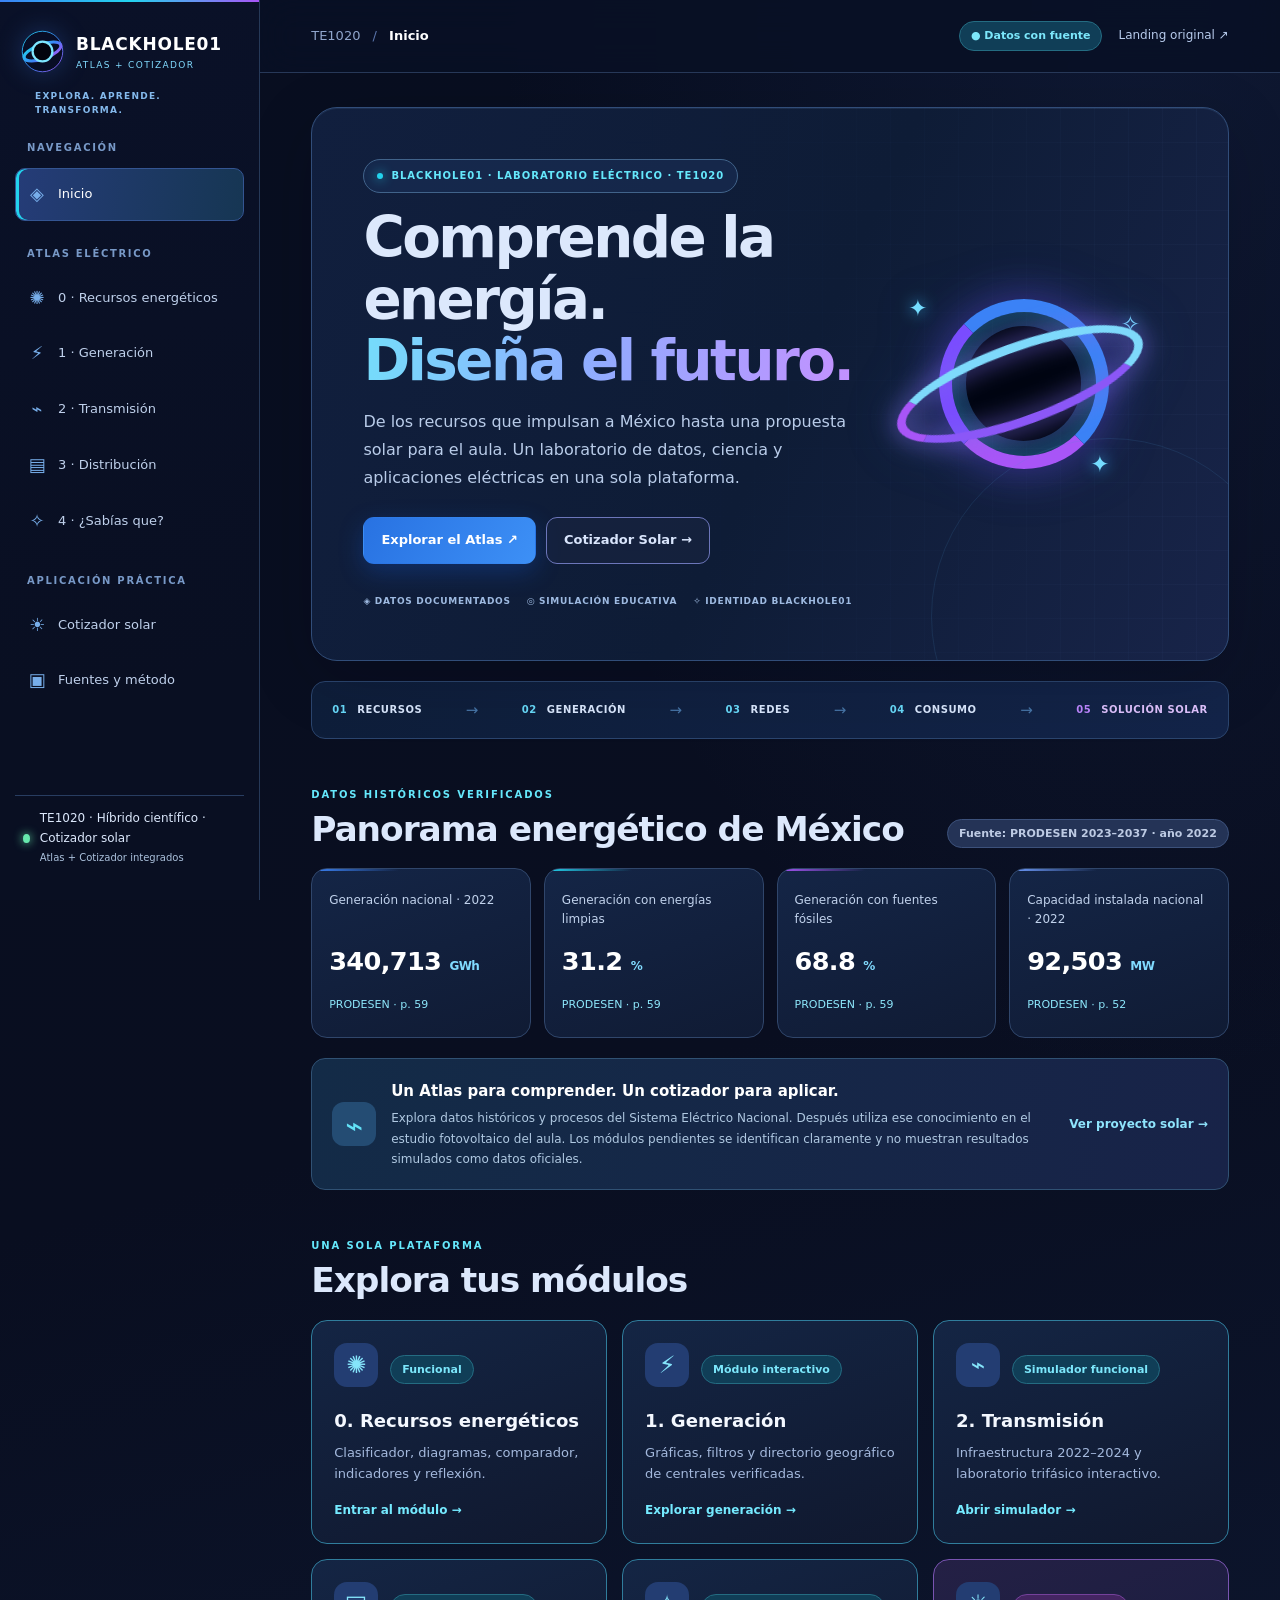
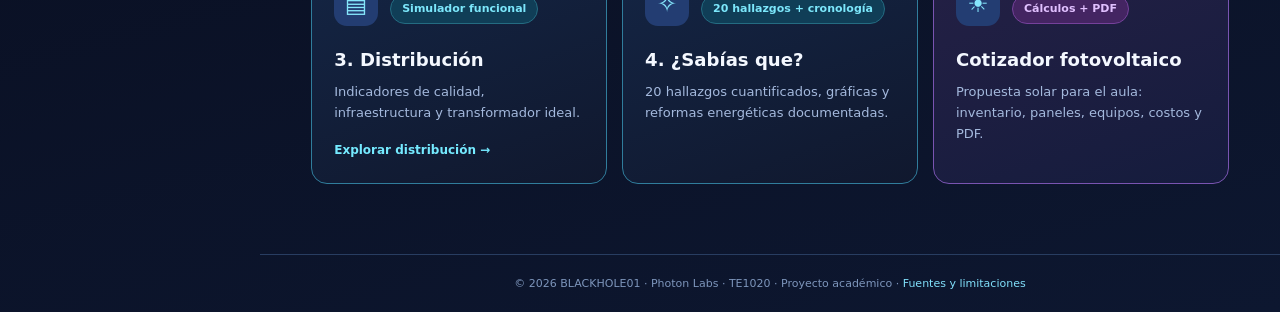
<file: index.html>
<!doctype html>
<html lang="es">
<head>
<meta charset="utf-8"><meta name="viewport" content="width=device-width,initial-scale=1"><meta name="theme-color" content="#0a0a23">
<meta name="description" content="Blackhole01: Atlas Eléctrico de México y Cotizador Fotovoltaico. Proyecto académico TE1020.">
<title>Blackhole01 · Atlas Eléctrico y Cotizador Solar</title>
<link rel="stylesheet" href="styles.css"><link rel="stylesheet" href="solar.css?v=et12-20261106"><script src="app.js" defer></script><script src="maps.js" defer></script><script src="solar.js?v=et12-20261106" defer></script>
</head>
<body>
<a class="skip" href="#main">Saltar al contenido</a>
<div class="shell">
<aside class="sidebar" id="sidebar" aria-label="Menú principal">
 <a class="brand" href="#inicio" data-view="inicio"><span class="brand-icon"><svg viewBox="0 0 100 100" role="img" aria-label="Símbolo Blackhole01"><defs><linearGradient id="orb" x1="0" y1="0" x2="1" y2="1"><stop stop-color="#22d3ee"/><stop offset=".55" stop-color="#3b82f6"/><stop offset="1" stop-color="#a855f7"/></linearGradient></defs><circle cx="50" cy="50" r="45" fill="#080d25" stroke="url(#orb)" stroke-width="2"/><ellipse cx="50" cy="50" rx="43" ry="16" fill="none" stroke="url(#orb)" stroke-width="7" transform="rotate(-20 50 50)"/><circle cx="50" cy="50" r="22" fill="#02040d" stroke="#7de6ff" stroke-width="5"/></svg></span><span><strong>BLACKHOLE01</strong><small>ATLAS + COTIZADOR</small></span></a>
 <div class="identity-motto">EXPLORA. APRENDE. TRANSFORMA.</div><div class="side-caption">NAVEGACIÓN</div>
 <nav class="side-nav" id="sideNav">
 <a href="#inicio" data-view="inicio" class="active"><span>◈</span> Inicio</a>
 <div class="side-caption inner">ATLAS ELÉCTRICO</div>
 <a href="#recursos" data-view="recursos"><span>✺</span> 0 · Recursos energéticos</a>
 <a href="#generacion" data-view="generacion"><span>⚡</span> 1 · Generación</a>
 <a href="#transmision" data-view="transmision"><span>⌁</span> 2 · Transmisión</a>
 <a href="#distribucion" data-view="distribucion"><span>▤</span> 3 · Distribución</a>
 <a href="#sabias" data-view="sabias"><span>✧</span> 4 · ¿Sabías que?</a>
 <div class="side-caption inner">APLICACIÓN PRÁCTICA</div>
 <a href="#cotizador" data-view="cotizador"><span>☀</span> Cotizador solar</a>
 <a href="#fuentes" data-view="fuentes"><span>▣</span> Fuentes y método</a>
 </nav>
 <div class="side-bottom"><div class="status-dot"></div><span>TE1020 · Híbrido científico · Cotizador solar<br><small>Atlas + Cotizador integrados</small></span></div>
</aside>
<div class="main-pane">
<header class="topbar"><button class="menu-button" id="menuToggle" aria-label="Abrir menú" aria-expanded="false">☰</button><div class="breadcrumbs">TE1020 <span> / </span> <strong id="pageName">Inicio</strong></div><div class="topright"><span class="pill cyan">● Datos con fuente</span><a class="small-link" href="landing.html">Landing original ↗</a></div></header>
<main id="main" tabindex="-1">
<section class="page active" id="view-inicio" aria-labelledby="home-title">
 <div class="hero"><div class="hero-copy"><span class="eyebrow"><span class="eyebrow-dot"></span> BLACKHOLE01 · LABORATORIO ELÉCTRICO · TE1020</span><h1 id="home-title">Comprende la energía.<br><em>Diseña el futuro.</em></h1><p>De los recursos que impulsan a México hasta una propuesta solar para el aula. Un laboratorio de datos, ciencia y aplicaciones eléctricas en una sola plataforma.</p><div class="actions"><a class="btn primary" href="#recursos">Explorar el Atlas <span aria-hidden="true">↗</span></a><a class="btn ghost" href="#cotizador">Cotizador Solar <span aria-hidden="true">→</span></a></div><div class="hero-proof"><span>◈ DATOS DOCUMENTADOS</span><span>◎ SIMULACIÓN EDUCATIVA</span><span>✧ IDENTIDAD BLACKHOLE01</span></div></div><div class="hero-illustration" aria-hidden="true"><div class="blackhole"><div class="blackhole-ring"></div><div class="blackhole-core"></div></div><span class="spark a">✦</span><span class="spark b">✧</span><span class="spark c">✦</span></div></div>
 <div class="journey" aria-label="Ruta de la electricidad"><span><b>01</b> RECURSOS</span><i>→</i><span><b>02</b> GENERACIÓN</span><i>→</i><span><b>03</b> REDES</span><i>→</i><span><b>04</b> CONSUMO</span><i>→</i><span class="journey-solar"><b>05</b> SOLUCIÓN SOLAR</span></div><div class="sectionhead"><div><span class="eyebrow">DATOS HISTÓRICOS VERIFICADOS</span><h2>Panorama energético de México</h2></div><span class="pill">Fuente: PRODESEN 2023–2037 · año 2022</span></div>
 <div class="kpi-grid"><article class="kpi"><small>Generación nacional · 2022</small><strong>340,713 <span>GWh</span></strong><a href="#fuentes">PRODESEN · p. 59</a></article><article class="kpi"><small>Generación con energías limpias</small><strong>31.2 <span>%</span></strong><a href="#fuentes">PRODESEN · p. 59</a></article><article class="kpi"><small>Generación con fuentes fósiles</small><strong>68.8 <span>%</span></strong><a href="#fuentes">PRODESEN · p. 59</a></article><article class="kpi"><small>Capacidad instalada nacional · 2022</small><strong>92,503 <span>MW</span></strong><a href="#fuentes">PRODESEN · p. 52</a></article></div>
 <div class="scientific-note"><div class="scientific-note-icon">⌁</div><div><strong>Un Atlas para comprender. Un cotizador para aplicar.</strong><p>Explora datos históricos y procesos del Sistema Eléctrico Nacional. Después utiliza ese conocimiento en el estudio fotovoltaico del aula. Los módulos pendientes se identifican claramente y no muestran resultados simulados como datos oficiales.</p></div><a href="#cotizador">Ver proyecto solar →</a></div><div class="sectionhead"><div><span class="eyebrow">UNA SOLA PLATAFORMA</span><h2>Explora tus módulos</h2></div></div>
 <div class="module-grid"><a href="#recursos" class="module-card ready"><span class="module-icon">✺</span><span class="pill cyan">Funcional</span><h3>0. Recursos energéticos</h3><p>Clasificador, diagramas, comparador, indicadores y reflexión.</p><span class="go">Entrar al módulo →</span></a><a href="#generacion" class="module-card ready"><span class="module-icon">⚡</span><span class="pill cyan">Módulo interactivo</span><h3>1. Generación</h3><p>Gráficas, filtros y directorio geográfico de centrales verificadas.</p><span class="go">Explorar generación →</span></a><a href="#transmision" class="module-card ready"><span class="module-icon">⌁</span><span class="pill cyan">Simulador funcional</span><h3>2. Transmisión</h3><p>Infraestructura 2022–2024 y laboratorio trifásico interactivo.</p><span class="go">Abrir simulador →</span></a><a href="#distribucion" class="module-card ready"><span class="module-icon">▤</span><span class="pill cyan">Simulador funcional</span><h3>3. Distribución</h3><p>Indicadores de calidad, infraestructura y transformador ideal.</p><span class="go">Explorar distribución →</span></a><a href="#sabias" class="module-card ready"><span class="module-icon">✧</span><span class="pill cyan">20 hallazgos + cronología</span><h3>4. ¿Sabías que?</h3><p>20 hallazgos cuantificados, gráficas y reformas energéticas documentadas.</p></a><a href="#cotizador" class="module-card solar"><span class="module-icon">☀</span><span class="pill violet">Cálculos + PDF</span><h3>Cotizador fotovoltaico</h3><p>Propuesta solar para el aula: inventario, paneles, equipos, costos y PDF.</p></a></div>
</section>
<section class="page" id="view-recursos" aria-labelledby="resources-title">
 <div class="pageheading"><span class="eyebrow">ATLAS ELÉCTRICO / MÓDULO 0</span><h1 id="resources-title">Recursos <em>energéticos</em></h1><p>Conoce el origen de la energía, los procesos que la transforman y las tecnologías que producen electricidad. Distingue recursos, procesos y equipos.</p></div>
 <nav class="tabs" aria-label="Secciones del módulo 0"><a href="#clasificacion">Clasificación</a><a href="#actividad">Clasificador</a><a href="#conversion">Conversión</a><a href="#matriz">Matriz 2022</a><a href="#comparador">Comparador</a><a href="#conciencia">Indicadores</a><a href="#reflexion">Reflexión</a></nav>
 <section class="content-section" id="clasificacion"><div class="sectionhead"><div><span class="eyebrow">01 · CONCEPTOS</span><h2>¿Qué estamos clasificando?</h2></div></div><div class="definition-panel"><span>RECURSO PRIMARIO</span><b>→</b><span>FUENTE / COMBUSTIBLE</span><b>→</b><span>CONVERSIÓN</span><b>→</b><span>TECNOLOGÍA</span><b>→</b><span>ELECTRICIDAD</span></div><p class="explain">Un <strong>recurso</strong> no es lo mismo que una <strong>tecnología</strong>: el gas natural es un combustible; el ciclo combinado es un tipo de instalación que puede aprovecharlo. La energía nuclear puede clasificarse como limpia en determinados marcos regulatorios, pero el uranio no es un recurso renovable.</p><div class="trio"><article class="info-card"><span class="category fossil">Fósiles</span><h3>Combustibles de origen geológico</h3><p>Gas natural, carbón, combustóleo, diésel y otros derivados del petróleo.</p><small>Ejemplos de tecnologías: ciclo combinado, vapor convencional, turbogás y combustión interna.</small></article><article class="info-card"><span class="category nuclear">Nucleares</span><h3>Energía del núcleo atómico</h3><p>El uranio es un combustible nuclear. Mediante fisión se obtiene calor, que puede producir vapor para mover una turbina.</p><small>Fisión = proceso; reactor y central nuclear = equipos/instalación.</small></article><article class="info-card"><span class="category renew">Renovables</span><h3>Flujos naturales que se renuevan</h3><p>Radiación solar, viento, agua, calor geotérmico y biomasa de origen renovable.</p><small>Ejemplos: fotovoltaica, eólica, hidráulica, geotérmica y bioenergía.</small></article></div></section>
 <section class="content-section" id="actividad"><div class="sectionhead"><div><span class="eyebrow">02 · ACTIVIDAD INTERACTIVA</span><h2>Clasifica 15 tarjetas</h2><p>Selecciona la categoría de cada tarjeta. Algunas son recursos; otras son procesos o equipos, claramente identificados.</p></div><div class="rightstats"><span id="quizProgress" class="pill cyan">0 / 15 resueltas</span><button type="button" class="tiny-button" id="resetClassify">Reiniciar</button></div></div><div class="classify-layout"><div id="classifyList" class="classify-list"></div><aside class="tip-panel"><h3>Regla del ejercicio</h3><p>Clasifica cada elemento por la <strong>familia energética con la que se relaciona</strong>, no por confundir proceso y recurso.</p><p>Una tecnología multicombustible, como un ciclo combinado que use mezclas de combustibles, <strong>no tiene una única categoría universal</strong>. Por eso no se puntúa como si fuera un combustible.</p><div class="score-big" id="quizScore">0 aciertos</div><p class="micro">La actividad no utiliza porcentajes nacionales.</p></aside></div></section>
 <section class="content-section" id="conversion"><div class="sectionhead"><div><span class="eyebrow">03 · PROCESOS FÍSICOS</span><h2>¿Cómo se transforma la energía?</h2><p>Elige una ruta y selecciona un paso para conocer su papel en la conversión.</p></div></div><div class="route-buttons" id="routeButtons"></div><div class="route-flow" id="routeFlow" aria-label="Pasos de conversión"></div><div class="step-info" id="stepInfo" aria-live="polite"></div></section>
 <section class="content-section" id="matriz"><div class="sectionhead"><div><span class="eyebrow">04 · DATOS HISTÓRICOS</span><h2>Matriz de generación de México · 2022</h2></div><span class="pill">Nacional · PRODESEN · p. 59</span></div><div class="data-layout"><div class="panel"><h3>Participación por clasificación oficial</h3><div class="stacked" role="img" aria-label="2022: energías limpias 31.2 por ciento, fuentes fósiles 68.8 por ciento"><div style="width:31.2%" class="clean"></div><div style="width:68.8%" class="fossil-share"></div></div><div class="legend"><span><i class="dot clean"></i>Energías limpias: 31.2%</span><span><i class="dot fossil-share"></i>Fósiles: 68.8%</span></div><p class="micro">Esta gráfica <strong>no</strong> divide renovables y nuclear. Tampoco representa capacidad instalada.</p></div><div class="panel"><h3>Indicadores de la fuente</h3><div class="metric"><span>Generación total</span><strong>340,713 GWh</strong></div><div class="metric"><span>Año de referencia</span><strong>2022</strong></div><div class="metric"><span>Alcance</span><strong>Sistema Eléctrico Nacional</strong></div><div class="metric"><span>Renovables (GWh)</span><strong>Dato no disponible*</strong></div><p class="micro">*No se desglosa en el fragmento validado para este módulo. No equivale al 31.2% de energías limpias.</p></div></div><details class="reference"><summary>Fuente y nota metodológica</summary><p><strong>SENER</strong>, PRODESEN 2023–2037, capítulo 4, p. impresa 59, apartado 4.2.4 y figura 4.9. La definición de energías limpias responde a la metodología oficial allí indicada. Los datos corresponden a 2022, no a 2026.</p></details></section>
 <section class="content-section" id="comparador"><div class="sectionhead"><div><span class="eyebrow">05 · COMPARADOR</span><h2>Compara dos fuentes energéticas</h2></div></div><div class="compare-selects"><label>Recurso A<select id="compareA"></select></label><label>Recurso B<select id="compareB"></select></label></div><div id="compareTable" class="compare-table"></div><p class="micro">Las descripciones son cualitativas. No se asignan emisiones de CO₂e/kWh ni factores de planta sin una fuente específica. Las emisiones directas y las de ciclo de vida se analizarán por separado.</p></section>
 <section class="content-section" id="conciencia"><div class="sectionhead"><div><span class="eyebrow">06 · CONCIENCIA ENERGÉTICA</span><h2>Cinco perspectivas para pensar</h2></div></div><div class="awareness-grid"><article class="awareness"><small>01 · COMBUSTIBLES</small><strong>68.8%</strong><p>La participación fósil en la generación nacional de 2022 muestra el peso de esos combustibles.</p></article><article class="awareness"><small>02 · RENOVABLES</small><strong>Dato no disponible</strong><p>El porcentaje de energías limpias no debe presentarse como si todas fueran renovables.</p></article><article class="awareness"><small>03 · NUCLEAR</small><strong>Dato no disponible</strong><p>La participación nuclear requiere desglose por tecnología y año comparables.</p></article><article class="awareness"><small>04 · EVOLUCIÓN</small><strong>2018–2022</strong><p>El PRODESEN presenta una serie histórica de porcentaje limpio: debe conservarse su alcance y metodología.</p></article><article class="awareness"><small>05 · SUSTENTABILIDAD</small><strong>Comparar con cuidado</strong><p>Renovabilidad, limpieza regulatoria y emisiones de ciclo de vida son criterios diferentes.</p></article></div><p class="micro">Para esta sección, la fuente cuantitativa utilizada es PRODESEN 2023–2037, pp. 59–60. «Dato no disponible» indica que no hemos validado un valor específico para este indicador.</p></section>
 <section class="content-section" id="reflexion"><div class="sectionhead"><div><span class="eyebrow">07 · INTERPRETACIÓN</span><h2>Cinco preguntas de reflexión</h2><p>Analiza las cifras y los procesos, no solamente recuerdes definiciones.</p></div><button type="button" class="tiny-button" id="resetReflection">Reiniciar</button></div><div id="reflectionQuestions" class="reflection-list"></div><div class="final-score" id="reflectionScore" aria-live="polite">Contesta las preguntas para ver tus resultados.</div></section>
</section>
<section class="page generation-page" id="view-generacion" aria-labelledby="generationTitle">
 <div class="pageheading"><span class="eyebrow">ATLAS ELÉCTRICO / MÓDULO 1 · BLACKHOLE01</span><h1 id="generationTitle">Generación <em>eléctrica</em></h1><p>Investiga cómo se produce electricidad en las centrales mexicanas. Explora generación bruta de CFE, tecnología, evolución anual y centrales documentadas sin confundir resultados nacionales con los de la empresa.</p></div>
 <div class="gen-notice"><span class="notice-dot"></span><div><strong>Alcance de los datos</strong><p>Los indicadores de generación son de <b>centrales propias de CFE</b> (no representan la generación nacional); valores históricos de 2022–2024. El directorio de centrales no es un censo exhaustivo. No presentamos ubicaciones puntuales sin coordenadas verificadas.</p></div></div>
 <div class="gen-filters"><label>Año de generación <select id="genYear"><option value="2024">2024</option><option value="2023">2023</option><option value="2022">2022</option></select></label><label>Visualizar tecnología <select id="genTechnology"><option value="all">Todas las tecnologías</option></select></label><button type="button" class="tiny-button" id="genReset">Restablecer filtros</button></div>
 <div class="kpi-grid gen-kpi"><article class="kpi"><small>Generación bruta anual CFE</small><strong id="genKpiTotal">—</strong><span class="kpi-meta" id="genKpiTotalMeta"></span></article><article class="kpi"><small>Variación interanual</small><strong id="genKpiChange">—</strong><span class="kpi-meta">Cálculo sobre la serie bruta</span></article><article class="kpi"><small>Participación de tecnología seleccionada</small><strong id="genKpiTech">—</strong><span class="kpi-meta" id="genKpiTechMeta"></span></article><article class="kpi"><small>Generación con energías limpias CFE</small><strong id="genKpiClean">—</strong><span class="kpi-meta" id="genKpiCleanMeta"></span></article></div>
 <div class="gen-dashboard-grid"><article class="panel gen-main-panel"><div class="sectionhead"><div><span class="eyebrow">SERIE TEMPORAL · GWh</span><h2>Producción eléctrica de CFE</h2></div></div><div id="genAnnualChart" class="gen-annual-chart" role="img" aria-label="Gráfica de generación anual"></div><p class="micro">Valores brutos redondeados al GWh. El informe de 2023 presenta una diferencia de 1 GWh respecto del consolidado del informe 2024; utilizamos la serie publicada en 2024 y conservamos esta nota.</p></article>
 <article class="panel gen-side-panel"><div class="sectionhead"><div><span class="eyebrow">PANORAMA TECNOLÓGICO</span><h2>Composición de generación</h2></div></div><div id="genComposition"></div><p class="micro" id="genCompositionNote"></p></article></div>
 <article class="panel gen-tech-panel"><div class="sectionhead"><div><span class="eyebrow">TECNOLOGÍAS / 2023 Y 2024</span><h2>Generación bruta por tecnología</h2></div><span class="pill">CFE · Informe Anual 2024 · p. 26</span></div><div id="genTechnologyChart" class="gen-technology-chart"></div><div class="gen-table-scroll"><table class="gen-data-table"><thead><tr><th>Tecnología</th><th>2023 (GWh)</th><th>2024 (GWh)</th><th>Cambio (%)</th></tr></thead><tbody id="genTechnologyRows"></tbody></table></div><details class="reference"><summary>Interpretación y definiciones</summary><p>Los <b>ciclos combinados</b> integran turbina de gas y aprovechamiento del calor residual en un ciclo de vapor. El <b>vapor convencional</b> utiliza un generador de vapor para impulsar la turbina. La generación (GWh) no es la capacidad instalada (MW). El porcentaje por tecnología se calcula respecto a la generación bruta de CFE del año seleccionado.</p></details></article>
 <article class="panel"><div class="sectionhead"><div><span class="eyebrow">COMPARADOR DE TECNOLOGÍAS</span><h2>Ciclo combinado frente a vapor convencional</h2></div></div><div id="genCycleCompare"></div><p class="micro">La comparación utiliza generación bruta reportada y no mide por sí sola eficiencia térmica ni impacto ambiental.</p></article>
 <section class="map-audit-section content-section" id="genMapaOficial"><div class="sectionhead"><div><span class="eyebrow">CARTOGRAFÍA INSTITUCIONAL · FECHA HISTÓRICA</span><h2>Mapa geográfico de centrales</h2><p>Ubicaciones representadas por el servicio cartográfico de SEMARNAT con capas de centrales eléctricas; referencia geoespacial enlazada desde la iniciativa de mapas de SENER. <strong>La capa no certifica el inventario vigente de 2024 o 2026.</strong></p></div></div>
<div class="panel official-map-card"><img id="genOfficialMap" class="official-map-image" alt="Mapa oficial de centrales eléctricas mayores a 100 MW y renovables. Los puntos proceden de capas institucionales; no corresponden necesariamente a las 16 fichas del directorio." loading="lazy" decoding="async"><p class="micro">El mapa se obtiene del servicio geográfico de SEMARNAT; necesita conexión a Internet. No muestra rutas eléctricas y no sustituye un catálogo georreferenciado actualizado.</p><div class="official-map-actions"><a class="btn ghost" href="https://geomatica.semarnat.gob.mx/arcgis/rest/services/APLICACIONES/energia_electrica/MapServer" target="_blank" rel="noopener noreferrer">Abrir datos geográficos institucionales ↗</a><a class="btn ghost" href="https://base.energia.gob.mx/nacei/mapas_infraestructura_energetica.aspx" target="_blank" rel="noopener noreferrer">Página cartográfica SENER ↗</a></div><p id="genMapUnavailable" class="map-fallback" role="status" hidden>No se pudo cargar el mapa institucional remoto (requiere conexión o disponibilidad del servidor). Consulta las fuentes oficiales mediante los enlaces anteriores; no se ofrecen coordenadas alternativas inventadas.</p></div></section>
<section class="gen-map-area" aria-labelledby="genGeoTitle"><div class="sectionhead"><div><span class="eyebrow">EXPLORACIÓN GEOGRÁFICA DOCUMENTADA</span><h2 id="genGeoTitle">Centrales eléctricas por entidad</h2><p>Selecciona una entidad o filtra las centrales por tecnología y nombre. Esta visualización geográfica es <b>un directorio por estado, no un mapa de puntos con coordenadas</b>.</p></div><span class="pill">Sin coordenadas inventadas</span></div><div class="gen-location-panel"><div class="panel"><h3>Entidades documentadas</h3><div class="gen-state-grid" id="genStateGrid" aria-label="Filtro por entidad federativa"></div><p class="micro">El número señala las centrales incluidas en este directorio educativo, no el total de centrales del estado.</p></div><div class="panel gen-directory"><div class="gen-dir-tools"><label>Buscar central <input type="search" id="genPlantSearch" placeholder="Ej. Laguna Verde, Humaya" autocomplete="off"></label><label>Tecnología <select id="genPlantType"><option value="all">Todas</option></select></label></div><div class="gen-result-count" id="genPlantCount" aria-live="polite"></div><div class="gen-plant-list" id="genPlantList"></div></div></div></section>
 <div class="scientific-note"><div class="scientific-note-icon">◎</div><div><strong>De la generación a la aplicación fotovoltaica</strong><p>El Atlas explica cómo llega a producirse la energía eléctrica. En el Cotizador Solar podrás aplicar principios similares para estudiar las necesidades energéticas de un aula. El Cotizador Solar ya está integrado: permite construir un escenario técnico y económico preliminar con los datos reales que proporciones y exportarlo a PDF.</p></div><a href="#cotizador">Ir al cotizador →</a></div>
 <details class="reference"><summary>Fuentes, precisiones y datos pendientes del módulo 1</summary><p><b>CFE, Informe Anual 2024:</b> generación bruta total y por tecnología, pp. impresas 24, 26–28; capacidades de proyectos hidroeléctricos, p. 24. <b>CFE, Informe Anual 2023:</b> centrales, modernización y capacidad, pp. impresas 15–16, 87. <b>CFE, Informe Anual 2022:</b> referencia histórica del ejercicio 2022. Algunas ubicaciones estatales se corroboraron con boletines oficiales CFE.</p><p><b>La comparación tecnológica de 2022 aparece como «Dato no disponible»</b> hasta homologar su desglose con la tabla de 2024. El directorio no dispone todavía de coordenadas individuales homologadas con las fichas. Se enlaza una capa institucional de centrales de cobertura y fecha distintas. Los trazos eléctricos reales siguen pendientes.</p></details>
</section>
<section class="page transmission-page" id="view-transmision" aria-labelledby="txTitle">
 <div class="pageheading"><span class="eyebrow">ATLAS ELÉCTRICO / MÓDULO 2 · BLACKHOLE01</span><h1 id="txTitle">Transmisión <em>eléctrica</em></h1><p>Explora la infraestructura de alta tensión de CFE y experimenta con un modelo trifásico equilibrado. Aquí los datos oficiales y los resultados del simulador aparecen por separado.</p></div>
 <div class="gen-notice" role="note"><span class="notice-dot"></span><div><strong>Cómo interpretar este módulo</strong><p>Las cifras de longitud, subestaciones y transformación son <b>datos históricos de CFE</b> (2022–2024). Las pérdidas y corrientes son <b>cálculos educativos</b> con parámetros que tú eliges; no representan mediciones de pérdidas reales de la red nacional.</p></div></div>
 <nav class="tabs tx-tabs" aria-label="Apartados de transmisión"><a href="#tx-indicadores">Infraestructura</a><a href="#tx-sistemas">Sistemas y mapa CENACE</a><a href="#tx-simulador">Simulador trifásico</a><a href="#tx-fuentes">Fuentes y límites</a></nav>
 <section class="content-section" id="tx-indicadores"><div class="sectionhead"><div><span class="eyebrow">01 · DATOS OFICIALES</span><h2>Infraestructura de transmisión CFE</h2><p>Selecciona un año para actualizar todos los indicadores. Se preserva el alcance reportado por la institución.</p></div><label class="tx-year-label">Año de referencia <select id="txYear" aria-label="Año de transmisión"><option value="2022">2022</option><option value="2023">2023</option><option value="2024" selected>2024</option></select></label></div>
 <div class="kpi-grid tx-kpis"><article class="kpi"><small>Longitud de líneas</small><strong id="txLines">—</strong><span class="kpi-meta">km · CFE Transmisión</span></article><article class="kpi"><small>Subestaciones</small><strong id="txStations">—</strong><span class="kpi-meta">unidades · CFE Transmisión</span></article><article class="kpi"><small>Transformación</small><strong id="txMva">—</strong><span class="kpi-meta">MVA · capacidad reportada</span></article><article class="kpi"><small>Cambio de longitud anual</small><strong id="txDelta">—</strong><span class="kpi-meta">Cálculo desde cifras anuales</span></article></div>
 <div class="gen-dashboard-grid"><article class="panel"><div class="sectionhead"><div><span class="eyebrow">HISTÓRICO 2022–2024</span><h3>Longitud de líneas de transmisión</h3></div><span class="pill">km</span></div><div class="tx-bars" id="txBars" role="img" aria-label="Comparación de longitud de líneas 2022 a 2024"></div><p class="micro">Las barras parten del cero y no representan rutas geográficas ni longitud de una línea individual.</p></article><article class="panel"><h3>¿Por qué se eleva la tensión?</h3><p>Para transportar la misma potencia activa trifásica y mantener el factor de potencia, una tensión entre líneas mayor permite una corriente menor. En este modelo, las pérdidas resistivas disminuyen al cuadrado de la corriente.</p><div class="tx-formula">I = P / (√3 · V · cos φ)</div><div class="tx-formula">P<sub>pérdidas</sub> = 3 · I² · R</div><p class="micro">Las fórmulas consideran magnitudes trifásicas, tensión entre líneas y resistencia equivalente por fase. No representan todos los efectos de una línea real.</p></article></div>
 </section>
 <section class="content-section" id="tx-sistemas"><div class="sectionhead"><div><span class="eyebrow">02 · SISTEMAS ELÉCTRICOS</span><h2>Panorama de interconexión</h2><p>Esquema conceptual, no mapa geográfico. Los límites exactos, las conexiones y los trazados necesitan cartografía oficial adicional.</p></div><span class="pill">Sin coordenadas inventadas</span></div>
 <div class="tx-systems"><div class="tx-system-main"><span class="tx-system-mark">SIN</span><h3>Sistema Interconectado Nacional</h3><p>Referencia al gran sistema interconectado del país; su topología precisa no se dibuja aquí.</p></div><div class="tx-system-side"><article><b>Sistema Interconectado Baja California</b><small>SIBC · sistema identificado en los documentos de planeación</small></article><article><b>Sistema Interconectado Baja California Sur</b><small>SIBCS · sistema identificado en los documentos de planeación</small></article><article><b>Sistema de Mulegé</b><small>Referencia solicitada en el proyecto · cartografía y denominación a verificar</small></article></div></div>
 <div class="panel official-map-card"><h3>Regiones y sistemas — mapa original de CENACE (edición 2020–2025)</h3><p class="micro">La lámina 2 del documento muestra las regiones eléctricas, incluido Mulegé, Baja California y Baja California Sur. Es un mapa de regiones, <strong>no el trazado exacto de las líneas</strong> ni un plano de infraestructura actualizado a 2026.</p><iframe class="official-map-pdf" title="Regiones del Sistema Eléctrico Nacional según CENACE 2020–2025" loading="lazy" src="https://www.cenace.gob.mx/Docs/10_PLANEACION/DiagramasUnifilares/Mod%20Gral%20Planeaci%C3%B3n%202020-2025%20Diagramas%20Unifilares%20RNT%20y%20RGD%20del%20MEM.pdf#page=2&view=FitH"></iframe><div class="official-map-actions"><a href="https://www.cenace.gob.mx/Docs/10_PLANEACION/DiagramasUnifilares/Mod%20Gral%20Planeaci%C3%B3n%202020-2025%20Diagramas%20Unifilares%20RNT%20y%20RGD%20del%20MEM.pdf#page=2" rel="noopener noreferrer" target="_blank" class="btn ghost">Abrir mapa completo de CENACE ↗</a></div><p class="micro">Si el PDF no se muestra dentro de la página, utiliza el enlace. Fuente: CENACE, Diagramas Unifilares del SEN 2020–2025, lámina «Regiones del Sistema Eléctrico Nacional».</p></div>
<div class="tx-caution"><strong>Trazado exacto de líneas pendiente</strong><p>El esquema evita representar líneas de transmisión o conexiones que no figuran en los archivos cargados. Para un mapa real hacen falta geometrías y referencias oficiales con fecha de vigencia.</p></div></section>
 <section class="content-section" id="tx-simulador"><div class="sectionhead"><div><span class="eyebrow">03 · LABORATORIO DE CIRCUITOS</span><h2>Simulador trifásico de transmisión</h2><p>Modifica potencia activa, tensión entre líneas, resistencia equivalente por fase y factor de potencia; observa cómo cambian la corriente y las pérdidas resistivas.</p></div><span class="pill cyan">Modelo educativo · resultados calculados</span></div>
 <div class="tx-lab-grid"><article class="panel tx-controls"><h3>Parámetros de entrada</h3><div class="tx-fields"><label>Potencia activa, P <span>MW</span><input id="txPower" type="number" min="0.001" max="100000" step="1" value="100" inputmode="decimal"></label><label>Tensión entre líneas, V <span>kV</span><input id="txVoltage" type="number" min="0.1" max="1000" step="1" value="230" inputmode="decimal"></label><label>Resistencia equivalente por fase, R <span>Ω</span><input id="txResistance" type="number" min="0" max="100000" step="0.1" value="1" inputmode="decimal"></label><label>Factor de potencia, cos φ <span>adimensional</span><input id="txPf" type="number" min="0.01" max="1" step="0.01" value="1" inputmode="decimal"></label></div><div class="tx-presets"><button type="button" class="tiny-button" data-tx-preset="69">69 kV</button><button type="button" class="tiny-button" data-tx-preset="115">115 kV</button><button type="button" class="tiny-button" data-tx-preset="230">230 kV</button><button type="button" class="tiny-button" data-tx-preset="400">400 kV</button><button type="button" class="tiny-button" id="txReset">Restablecer</button></div><p class="micro">Los botones de tensión son ejemplos de entrada, no mediciones de líneas específicas. P se introduce en MW y V en kV; el cálculo convierte ambas a unidades SI.</p><div id="txError" class="tx-error" role="alert" aria-live="polite" hidden></div></article>
 <article class="panel tx-results"><h3>Resultados del modelo</h3><div class="tx-result-grid"><div class="tx-result"><small>Corriente por línea</small><strong id="txCurrent">—</strong><span>A</span></div><div class="tx-result"><small>Pérdidas resistivas trifásicas</small><strong id="txLoss">—</strong><span>MW</span></div><div class="tx-result"><small>Pérdidas respecto a P enviada</small><strong id="txLossPct">—</strong><span>% · cociente calculado</span></div><div class="tx-result"><small>Potencia restante (aproximación)</small><strong id="txRemaining">—</strong><span>MW · P − pérdidas</span></div></div><p class="micro" id="txResultNote" aria-live="polite">Resultados calculados a partir de las entradas; no son valores oficiales de CFE.</p></article></div>
 <div class="panel tx-sweep"><div class="sectionhead"><div><span class="eyebrow">ANÁLISIS DE SENSIBILIDAD</span><h3>¿Qué cambia al modificar la tensión?</h3></div><span class="pill">P, R y cos φ constantes</span></div><div class="tx-sweep-bars" id="txSweep" role="img" aria-label="Comparación calculada de pérdidas a distintas tensiones"></div><p class="micro">Comparación a 69, 115, 230 y 400 kV manteniendo constantes P, R y factor de potencia; la gráfica es una <b>simulación</b>, no información operacional de CFE.</p></div>
 <details class="reference"><summary>Supuestos y límites del simulador</summary><p>Se modela un sistema trifásico sinusoidal equilibrado con potencia activa fija, tensión entre líneas y factor de potencia fijo. La resistencia R es una resistencia <em>equivalente por fase</em>; no una resistencia por km. Se consideran pérdidas óhmicas I²R, sin reactancia de línea, capacitancias, corona, fenómenos transitorios, temperatura variable, despacho o límites térmicos. P representa potencia activa utilizada en la relación de corriente y se toma como referencia para calcular un cociente de pérdidas; P−pérdidas es únicamente una aproximación didáctica. Si las pérdidas son grandes respecto de P, el modelo deja de ser representativo.</p></details>
 </section>
 <section class="content-section" id="tx-fuentes"><div class="sectionhead"><div><span class="eyebrow">04 · TRAZABILIDAD</span><h2>Fuentes oficiales y discrepancias</h2></div></div><div class="panel"><div class="gen-table-scroll"><table class="gen-data-table"><thead><tr><th>Año</th><th>Líneas (km)</th><th>Subestaciones</th><th>Transformación (MVA)</th><th>Fuente</th></tr></thead><tbody><tr><td>2022</td><td>110,449</td><td>2,279</td><td>165,541</td><td>CFE, Informe Anual 2022, p. 124</td></tr><tr><td>2023</td><td>110,559</td><td>2,302</td><td>164,992</td><td>CFE, Informe Anual 2023, p. 116</td></tr><tr><td>2024</td><td>111,138</td><td>2,317</td><td>168,981</td><td>CFE, Informe Anual 2024, p. 76</td></tr></tbody></table></div><p class="micro"><b>Observación:</b> el Informe Anual 2024 reproduce <b>110,558 km</b> para el año 2023, mientras el informe propio de 2023 reporta <b>110,559 km</b>. Usamos el valor de su informe anual original sin ocultar la discrepancia. Los años corresponden a observaciones históricas, no a 2026.</p></div></section>
</section>
<section class="page" id="view-distribucion" aria-labelledby="dist-title">
 <div class="pageheading"><span class="eyebrow">ATLAS ELÉCTRICO / MÓDULO 3 · CFE 2022–2024</span><h1 id="dist-title">Distribución <em>eléctrica</em></h1><p>Del sistema de potencia al consumidor: explora la continuidad del servicio, la infraestructura de media y baja tensión y el principio del transformador ideal.</p></div>
 <nav class="tabs" aria-label="Secciones del módulo 3"><a href="#dist-indicadores">Indicadores</a><a href="#dist-red">Red y divisiones</a><a href="#dist-transformador">Transformador ideal</a><a href="#dist-documentos">Fuentes y alcance</a></nav>
 <section class="content-section" id="dist-indicadores"><div class="sectionhead"><div><span class="eyebrow">01 · INDICADORES DOCUMENTADOS</span><h2>Calidad y pérdidas de distribución</h2><p>Los indicadores se toman de la misma tabla histórica del Informe Anual CFE 2024, página impresa 96.</p></div><label class="dist-year-label">Año <select id="distYear" aria-label="Seleccionar año de distribución"><option value="2022">2022</option><option value="2023">2023</option><option value="2024" selected>2024</option></select></label></div>
  <div class="kpi-grid"><article class="kpi"><small>SAIDI · interrupción promedio</small><strong id="distSaidi">—</strong><a href="#dist-documentos">min/cliente · CFE 2024 p. 96</a></article><article class="kpi"><small>SAIFI · frecuencia promedio</small><strong id="distSaifi">—</strong><a href="#dist-documentos">interrupciones/cliente · p. 96</a></article><article class="kpi"><small>Pérdidas · incluyendo alta tensión</small><strong id="distLossAll">—</strong><a href="#dist-documentos">% · alcance declarado por CFE</a></article><article class="kpi"><small>Pérdidas · media y baja tensión</small><strong id="distLossMt">—</strong><a href="#dist-documentos">% · no sumar a pérdidas con AT</a></article></div>
  <div class="dist-two-cols"><article class="panel"><div class="sectionhead"><div><span class="eyebrow">SERIE HISTÓRICA</span><h3 id="distPlotTitle">Evolución de SAIDI</h3></div><select id="distMetric" aria-label="Indicador que se representa"><option value="saidi">SAIDI · min/cliente</option><option value="saifi">SAIFI · interrupciones/cliente</option><option value="lossAll">Pérdidas incl. AT · %</option><option value="lossMt">Pérdidas MT+BT · %</option></select></div><div class="dist-bars" id="distBars" role="img" aria-label="Gráfica comparativa de distribución 2022 a 2024"></div><p class="micro" id="distPlotCaption"></p></article><article class="panel"><span class="eyebrow">INTERPRETACIÓN TÉCNICA</span><h3>¿Qué significan estos indicadores?</h3><div class="dist-terms"><div><strong>SAIDI</strong><p>Duración promedio de interrupciones del suministro por usuario, en minutos/cliente.</p></div><div><strong>SAIFI</strong><p>Frecuencia promedio de interrupciones por usuario, en interrupciones/cliente.</p></div><div><strong>Pérdidas</strong><p>Los porcentajes reportados para el alcance que incluye alta tensión y para media/baja tensión usan definiciones distintas: <b>no deben sumarse</b>.</p></div></div></article></div>
 </section>
 <section class="content-section" id="dist-red"><div class="sectionhead"><div><span class="eyebrow">02 · INFRAESTRUCTURA Y SISTEMA</span><h2>¿Cómo llega la energía a los usuarios?</h2><p>Diagrama funcional educativo, sin representar rutas ni ubicaciones geográficas.</p></div><span class="pill">Esquema conceptual</span></div>
  <div class="dist-energy-path" aria-label="Flujo desde la transmisión hacia la distribución y el consumidor"><div><span>01 · TRANSMISIÓN</span><strong>Alta tensión</strong><small>Transporte a larga distancia</small></div><b aria-hidden="true">→</b><div><span>02 · SUBESTACIÓN</span><strong>Transformación</strong><small>Ajuste de niveles de tensión</small></div><b aria-hidden="true">→</b><div><span>03 · DISTRIBUCIÓN</span><strong>Media tensión</strong><small>Alimentadores y redes</small></div><b aria-hidden="true">→</b><div><span>04 · TRANSFORMADOR</span><strong>Baja tensión</strong><small>Suministro final</small></div><b aria-hidden="true">→</b><div><span>05 · USUARIO</span><strong>Consumo</strong><small>Hogar, comercio, industria</small></div></div>
  <div class="dist-two-cols"><article class="panel"><span class="eyebrow">INFRAESTRUCTURA CFE · 2023–2024</span><h3>Redes y equipos de distribución</h3><div class="gen-table-scroll"><table class="gen-data-table"><thead><tr><th>Indicador</th><th>2023</th><th>2024</th><th>Unidad</th></tr></thead><tbody><tr><td>Subestaciones</td><td>2,148</td><td>2,157</td><td>unidades</td></tr><tr><td>Transformadores de distribución</td><td>1,640,728</td><td>1,660,977</td><td>unidades</td></tr><tr><td>Líneas de media tensión</td><td>551,465</td><td>555,336</td><td>km</td></tr><tr><td>Líneas de baja tensión</td><td>342,741</td><td>345,966</td><td>km</td></tr></tbody></table></div><p class="micro">Fuentes: CFE, Informe Anual 2023, apartado Distribución; CFE, Informe Anual 2024, p. 97. Los dos años son datos observados, no valores actuales de 2026.</p></article>
   <article class="panel"><span class="eyebrow">16 DIVISIONES · MAPA CFE OFICIAL 2023</span><h3>Organización territorial de CFE Distribución</h3><figure class="cfe-map-figure"><img src="assets/cfe-divisiones-2023.png" alt="Mapa de las 16 divisiones de distribución de CFE, con colores y leyenda, reproducido del Informe Anual 2023, página impresa 132" loading="lazy"><figcaption>CFE, Informe Anual 2023, página impresa 132. Se conserva la cartografía tal como la publicó CFE; los límites no se digitalizan ni se inventan.</figcaption></figure><div class="dist-divisions-graphic"><span class="dist-circle">16</span><div><strong>Divisiones de distribución</strong><p>El Informe Anual 2024 describe la operación mediante 16 divisiones y 150 zonas. La ubicación de las divisiones se visualiza en la figura original del Informe Anual 2023, p. 132.</p></div></div><div class="tx-caution"><strong>Mapa de divisiones disponible; polígonos GIS descargables pendientes</strong><p>Se incluye la lámina cartográfica original de CFE 2023. No es un archivo de polígonos interactivos y no muestra el trazado de cada cable.</p></div></article></div>
 </section>
 <section class="content-section" id="dist-transformador"><div class="sectionhead"><div><span class="eyebrow">03 · LABORATORIO DE CIRCUITOS</span><h2>Transformador ideal de corriente alterna</h2><p>Explora la relación entre tensión, espiras y corriente, suponiendo un transformador ideal sin pérdidas.</p></div><span class="pill cyan">Simulación educativa · no medición CFE</span></div>
  <div class="dist-two-cols"><article class="panel"><h3>Datos de entrada</h3><div class="dist-input-grid"><label>Tensión primaria, V<sub>p</sub> <span>V RMS</span><input id="distVp" type="number" value="230" min="0.001" max="1000000" step="1" inputmode="decimal"></label><label>Espiras primarias, N<sub>p</sub> <span>espiras</span><input id="distNp" type="number" value="1000" min="1" max="10000000" step="1" inputmode="numeric"></label><label>Espiras secundarias, N<sub>s</sub> <span>espiras</span><input id="distNs" type="number" value="100" min="1" max="10000000" step="1" inputmode="numeric"></label><label>Corriente primaria, I<sub>p</sub> <span>A RMS</span><input id="distIp" type="number" value="2" min="0" max="1000000" step="0.1" inputmode="decimal"></label></div><div class="tx-presets"><button type="button" class="tiny-button" id="distStepDown">Ejemplo reductor 10:1</button><button type="button" class="tiny-button" id="distStepUp">Ejemplo elevador 1:5</button><button type="button" class="tiny-button" id="distReset">Restablecer</button></div><p class="micro">Los valores iniciales y los preajustes son ejemplos didácticos elegidos para probar las relaciones ideales; <strong>no representan niveles certificados de una instalación real</strong>.</p><div id="distError" class="tx-error" role="alert" aria-live="polite" hidden></div></article>
  <article class="panel"><h3>Resultados calculados</h3><div class="tx-result-grid"><div class="tx-result"><small>Tensión secundaria, V<sub>s</sub></small><strong id="distVs">—</strong><span>V RMS</span></div><div class="tx-result"><small>Corriente secundaria, I<sub>s</sub></small><strong id="distIs">—</strong><span>A RMS</span></div><div class="tx-result"><small>Potencia aparente ideal</small><strong id="distVa">—</strong><span>VA · V × I</span></div><div class="tx-result"><small>Relación N<sub>p</sub> / N<sub>s</sub></small><strong id="distRatio">—</strong><span>adimensional</span></div></div><p class="micro" id="distResultNote" aria-live="polite"></p></article></div>
  <div class="panel"><div class="dist-formulas"><div><strong>Relación de transformación</strong><p>V<sub>p</sub> / V<sub>s</sub> = N<sub>p</sub> / N<sub>s</sub></p></div><div><strong>Conservación ideal de potencia aparente</strong><p>V<sub>p</sub> I<sub>p</sub> = V<sub>s</sub> I<sub>s</sub></p></div></div><div class="dist-transform-visual" aria-hidden="true"><div><span>PRIMARIO</span><strong id="distVisualPrimary">230 V</strong></div><div class="dist-windings"><span class="dist-coil">((((</span><span class="dist-core">▥</span><span class="dist-coil">))))</span></div><div><span>SECUNDARIO</span><strong id="distVisualSecondary">23 V</strong></div></div></div><details class="reference"><summary>Supuestos y límites del modelo</summary><p>Se supone corriente alterna sinusoidal en régimen permanente, valores eficaces (RMS), un transformador monofásico ideal con acoplamiento perfecto, sin resistencia de devanados, pérdidas en el núcleo ni dispersión magnética; por ello la eficiencia ideal es 100 %. Las ecuaciones expresan tensiones, corrientes y potencia aparente; la potencia activa requiere conocer el factor de potencia. No usar como cálculo de diseño, protección o selección de un transformador real.</p></details>
 </section>
 <section class="content-section" id="dist-documentos"><div class="sectionhead"><div><span class="eyebrow">04 · PROCEDENCIA</span><h2>Fuentes, unidades y alcances</h2></div></div><article class="panel source-block"><p><strong>Serie histórica de calidad y pérdidas:</strong> CFE, Informe Anual 2024, p. 96, «Tablero de principales indicadores de CFE Distribución»; cifras de 2022, 2023 y 2024. El título y las unidades del indicador se conservan en las gráficas.</p><p><strong>Infraestructura:</strong> CFE, Informe Anual 2023, apartado Distribución, y CFE, Informe Anual 2024, p. 97, sección «Servicio público de distribución».</p><p><strong>Divisiones:</strong> Informe Anual 2024, p. 97, referencia a 16 divisiones y 150 zonas; la cartografía geográfica oficial no está incorporada.</p><p><strong>Laboratorio:</strong> modelo físico ideal, no estadísticas oficiales. Las entradas del formulario son supuestos editables.</p><p class="micro">Nota: el informe 2024 presenta una inversión en las notas al pie de las siglas SAIDI y SAIFI. Esta aplicación usa sus definiciones técnicas habituales (duración y frecuencia, respectivamente), junto con las unidades de la tabla y la descripción contextual del informe.</p></article></section>
</section>
<section class="page" id="view-sabias" aria-labelledby="facts-title">
 <div class="pageheading"><span class="eyebrow">ATLAS ELÉCTRICO · MÓDULO 4 · ETAPA 9</span><h1 id="facts-title">¿Sabías <em>que?</em></h1><p>20 hallazgos cuantificados, gráficos comparativos y una cronología documental de las reformas energéticas. Selecciona cada ficha para conocer su significado, alcance y fuente.</p></div>
 <div class="facts-highlights"><article><span>20</span><strong>Hallazgos documentados</strong><small>5 por módulo del Atlas</small></article><article><span>4</span><strong>Ámbitos del sistema</strong><small>Recursos, generación, transmisión y distribución</small></article><article><span>4</span><strong>Hitos legislativos</strong><small>2013 · 2014 · 2024 · 2025</small></article></div>
 <div class="content-section" id="facts-datos"><div class="sectionhead"><div><span class="eyebrow">01 · EVIDENCIA DOCUMENTAL</span><h2>20 hallazgos sobre la electricidad en México</h2><p>Filtra por temática y abre una ficha para ver su fuente. Los datos nacionales y los datos exclusivos de CFE no se mezclan.</p></div><span class="pill cyan">Documentos oficiales · 2022–2024</span></div>
 <div class="facts-toolbar" role="group" aria-label="Filtrar hallazgos"><button type="button" data-fact-category="all" class="active" aria-pressed="true">Todos <span>20</span></button><button type="button" data-fact-category="recursos" aria-pressed="false">Recursos <span>5</span></button><button type="button" data-fact-category="generacion" aria-pressed="false">Generación <span>5</span></button><button type="button" data-fact-category="transmision" aria-pressed="false">Transmisión <span>5</span></button><button type="button" data-fact-category="distribucion" aria-pressed="false">Distribución <span>5</span></button></div>
 <div id="factsCards" class="facts-grid" aria-live="polite"></div>
 <article class="panel facts-detail" id="factsDetail" aria-live="polite" tabindex="-1"><span class="eyebrow">FICHA DOCUMENTAL</span><h3 id="factsDetailTitle">Selecciona un hallazgo</h3><p id="factsDetailBody">Aquí aparecerán sus antecedentes, alcance y fuente documental.</p><div class="facts-detail-meta" id="factsDetailMeta"></div></article></div>
 <div class="content-section" id="facts-graficas"><div class="sectionhead"><div><span class="eyebrow">02 · LECTURA DE DATOS</span><h2>Compara los indicadores</h2><p>Escoge una serie homogénea. Cada gráfica muestra solo valores con la misma definición y unidad.</p></div></div><article class="panel"><div class="facts-chart-controls"><label for="factsChartSelect">Serie oficial</label><select id="factsChartSelect"><option value="generation">Generación bruta CFE · GWh</option><option value="lines">Longitud de líneas CFE Transmisión · km</option><option value="saidi">Duración de interrupciones (SAIDI) · min/cliente</option><option value="loss">Pérdidas de distribución que incluyen AT · %</option></select></div><h3 id="factsChartTitle">Generación bruta de CFE</h3><div class="facts-chart" id="factsChart" role="img" aria-label="Gráfica comparativa"></div><p class="micro" id="factsChartSource"></p></article></div>
 <div class="content-section" id="facts-reforma"><div class="sectionhead"><div><span class="eyebrow">03 · HISTORIA Y NORMATIVIDAD</span><h2>De la reforma energética de 2013 a las leyes de 2025</h2><p>Línea del tiempo neutral basada en los decretos del Diario Oficial de la Federación. Diferencia el contenido normativo de sus posibles impactos.</p></div></div><div id="factsTimeline" class="facts-timeline" role="group" aria-label="Seleccionar hito normativo"></div><article class="panel facts-law-panel" id="factsLawDetail" aria-live="polite"><h3 id="factsLawTitle"></h3><p id="factsLawBody"></p><div id="factsLawSource"></div></article>
 <h3 class="facts-implications-heading">Cinco consecuencias institucionales y jurídicas documentadas</h3><div class="facts-implications"><article><strong>01 · Apertura regulada de generación</strong><p>El marco de 2013–2014 reconfiguró las actividades de generación y comercialización, diferenciándolas de transmisión y distribución.</p></article><article><strong>02 · Transmisión y distribución</strong><p>El Estado mantuvo la responsabilidad exclusiva del servicio público de transmisión y distribución bajo el marco constitucional.</p></article><article><strong>03 · Organización de CFE</strong><p>La legislación de 2014 estableció el régimen de empresa productiva del Estado para CFE, posteriormente modificado.</p></article><article><strong>04 · Reformulación constitucional de 2024</strong><p>Se reconoció la figura de empresas públicas del Estado y se reformularon los términos del artículo 28 sobre las áreas estratégicas.</p></article><article><strong>05 · Nuevo régimen legal de 2025</strong><p>La Ley del Sector Eléctrico y la Ley de la Empresa Pública del Estado, CFE, sustituyeron parte del marco de 2014 y reorganizaron el régimen institucional.</p></article></div>
 <p class="micro">Estas cinco consecuencias son de orden jurídico o institucional, sustentadas en el contenido de los decretos. No demuestran por sí mismas cambios de precio, empleo, emisiones, tarifas o confiabilidad: atribuir efectos medibles necesitaría una evaluación causal adicional.</p></div>
 <div class="content-section" id="facts-metodo"><div class="sectionhead"><div><span class="eyebrow">04 · METODOLOGÍA</span><h2>Cómo leer los hallazgos</h2></div></div><article class="panel source-block"><p><strong>Observado:</strong> cifra reportada en CFE o PRODESEN, asociada a un año concreto. <strong>Proyección:</strong> estimación de planeación, nunca equiparable a un resultado histórico. <strong>Calculado:</strong> operación explicitada sobre datos observados.</p><p><strong>Nacional vs CFE:</strong> PRODESEN 2023–2037 (capítulo 4) presenta generación del SEN; los informes CFE presentan indicadores institucionales. <strong>Porcentajes:</strong> la participación de energía limpia no debe interpretarse automáticamente como participación de energía renovable.</p><p><strong>Redondeos:</strong> CFE usa 150,461/150,462 GWh para 2023 según tablas y 110,558/110,559 km de transmisión para 2023 según la publicación consultada. Se conserva el dato de cada edición con nota, sin ocultar las discrepancias.</p><p><strong>Información faltante:</strong> mapas georreferenciados, cifras nacionales homogéneas para 2023–2024 y evaluación causal de las reformas requieren fuentes complementarias. Ningún mapa o emisión no validada se presenta como dato oficial.</p></article></div>
</section>
<section class="page solar-page" id="view-cotizador" aria-labelledby="solarTitle">
  <div class="pageheading solar-heading">
    <span class="eyebrow">BLACKHOLE01 SOLAR · PHOTON LABS · TE1020</span>
    <h1 id="solarTitle">Cotizador <em>fotovoltaico</em></h1>
    <p>Del inventario eléctrico a una propuesta técnico-comercial. Datos del cliente y componentes ingresados por el usuario: sin precios, marcas ni radiación inventados.</p>
    <div class="solar-top-tags"><span>◈ Cálculo en navegador</span><span>◎ Equipo comercial documentado</span><span>✧ PDF descargable</span></div>
  </div>
  <div class="solar-notice" role="note"><strong>Proyecto académico de dimensionamiento preliminar.</strong> Este cotizador no sustituye el análisis eléctrico, estructural, de protecciones ni la revisión de un profesional autorizado. Las cifras no constituyen una oferta comercial hasta verificar productos, precios, mediciones, conexión y normativa vigente.</div>
  <div class="solar-mini-kpis" aria-live="polite">
    <div><small>Consumo del aula</small><strong id="solarKpiConsumption">Dato pendiente</strong></div>
    <div><small>Potencia FV estimada</small><strong id="solarKpiArray">Dato pendiente</strong></div>
    <div><small>Inversión preliminar</small><strong id="solarKpiBudget">Dato pendiente</strong></div>
    <div><small>Estado de propuesta</small><strong id="solarKpiStatus">Sin calcular</strong></div>
  </div>
  <nav class="solar-stepnav" aria-label="Etapas del cotizador">
    <button type="button" data-solar-step="0" class="active" aria-current="step"><span>01</span> Consumo</button>
    <button type="button" data-solar-step="1"><span>02</span> Catálogo</button>
    <button type="button" data-solar-step="2"><span>03</span> Diseño</button>
    <button type="button" data-solar-step="3"><span>04</span> Evaluación</button>
    <button type="button" data-solar-step="4"><span>05</span> Propuesta PDF</button>
  </nav>
  <div class="solar-step-content">
    <section class="solar-screen" data-solar-screen="0" aria-labelledby="solarStep1Title">
      <div class="solar-screen-head"><span class="eyebrow">01 · ESTUDIO DE CARGAS</span><h2 id="solarStep1Title">¿Cuánto consume el aula?</h2><p>Registra cada tipo de equipo. La potencia es W; el consumo calculado depende también de las horas de uso. No hay cargas ficticias precargadas.</p></div>
      <div class="solar-fields solar-two">
        <label>Proyecto o aula <input id="solarProject" placeholder="Ej. Aula de laboratorio A" maxlength="90"></label>
        <label>Institución / cliente <input id="solarClient" placeholder="Nombre de la escuela o cliente" maxlength="90"></label>
        <label>Días de uso por semana <input id="solarDays" type="number" min="1" max="7" step="1" placeholder="1 a 7"></label>
        <label>Municipio y estado <input id="solarLocation" placeholder="Para contextualizar irradiación" maxlength="100"></label>
      </div>
      <div class="solar-section-title"><h3>Inventario de cargas</h3><button class="solar-small-btn" type="button" id="solarAddLoad">+ Agregar equipo</button></div>
      <div class="solar-table-wrap"><table class="solar-table" aria-label="Equipos del aula"><thead><tr><th>Equipo</th><th>Cantidad</th><th>Potencia por equipo (W)</th><th>Horas por día de uso</th><th>Energía (kWh/día)</th><th>Acción</th></tr></thead><tbody id="solarLoadRows"><tr><td colspan="6" class="solar-empty-cell">Agrega los equipos del aula para comenzar.</td></tr></tbody></table></div>
      <div class="solar-result-strip"><div><small>Demanda simultánea teórica</small><strong id="solarTotalW">— W</strong></div><div><small>Energía por día de uso</small><strong id="solarTotalDay">— kWh/día</strong></div><div><small>Energía anual estimada</small><strong id="solarTotalYear">— kWh/año</strong></div></div>
      <p class="solar-caption">Cálculo: Σ(cantidad × W × horas/día)/1000. El máximo simultáneo considera todos los equipos conectados a la vez; podría diferir de una medición real. La energía anual supone 52 semanas.</p>
    </section>
    <section class="solar-screen" data-solar-screen="1" hidden aria-labelledby="solarStep2Title">
      <div class="solar-screen-head"><span class="eyebrow">02 · COMPONENTES REALES</span><h2 id="solarStep2Title">Catálogo comercial verificable</h2><p>Selecciona referencias de fabricante para calcular Diseño. Registra la marca, modelo, proveedor, precio vigente y enlace de cotización únicamente cuando necesites una propuesta económica.</p></div>
      <div class="solar-notice solar-note-blue"><strong>Referencias técnicas listas para usar:</strong> hay modelos de paneles Canadian Solar e inversores Growatt con datos tomados de fichas oficiales. <strong>Sus precios y disponibilidad no están verificados.</strong> Puedes seleccionar esos modelos en Diseño; para elaborar el presupuesto, completa el precio de un proveedor real.</div><div class="solar-section-title"><h3>Fichas de fabricante disponibles</h3><span class="solar-subtle">2 paneles y 2 inversores, sin precios</span></div><div id="solarReferenceList" class="solar-reference-grid"></div>
      <form id="solarCatalogForm" class="solar-product-form" novalidate>
        <div class="solar-fields solar-three">
          <label>Tipo de componente <select id="solarProductType"><option value="panel">Panel fotovoltaico</option><option value="inverter">Inversor</option><option value="battery">Batería</option></select></label>
          <label>Fabricante <input id="solarBrand" required placeholder="Marca real" maxlength="90"></label>
          <label>Modelo <input id="solarModel" required placeholder="Modelo exacto" maxlength="120"></label>
        </div>
        <div class="solar-product-specs solar-fields solar-three" data-specs="panel">
          <label>Potencia Pmp (W) <input data-solar-attr="pmp" type="number" min="1" step="any" placeholder="Según ficha técnica"></label>
          <label>Voc, circuito abierto (V) <input data-solar-attr="voc" type="number" min="0" step="any" placeholder="Ficha técnica"></label>
          <label>Vmp, máxima potencia (V) <input data-solar-attr="vmp" type="number" min="0" step="any" placeholder="Ficha técnica"></label>
          <label>Isc, cortocircuito (A) <input data-solar-attr="isc" type="number" min="0" step="any" placeholder="Ficha técnica"></label>
          <label>Imp, máxima potencia (A) <input data-solar-attr="imp" type="number" min="0" step="any" placeholder="Ficha técnica"></label>
          <label>Coeficiente Voc (%/°C) <input data-solar-attr="vocTc" type="number" step="any" placeholder="Opcional; para revisión térmica"></label>
        </div>
        <div class="solar-product-specs solar-fields solar-three" data-specs="inverter" hidden>
          <label>Potencia nominal CA (W) <input data-solar-attr="acW" type="number" min="1" step="any" placeholder="Ficha técnica"></label>
          <label>Potencia FV CC máxima (W) <input data-solar-attr="dcW" type="number" min="1" step="any" placeholder="Ficha técnica"></label>
          <label>Tensión CC máxima (V) <input data-solar-attr="dcMaxV" type="number" min="1" step="any" placeholder="Ficha técnica"></label>
          <label>Rango MPPT mínimo (V) <input data-solar-attr="mpptMin" type="number" min="1" step="any" placeholder="Ficha técnica"></label>
          <label>Rango MPPT máximo (V) <input data-solar-attr="mpptMax" type="number" min="1" step="any" placeholder="Ficha técnica"></label>
          <label>Corriente máxima por MPPT (A) <input data-solar-attr="dcMaxI" type="number" min="1" step="any" placeholder="Ficha técnica"></label>
          <label>Corriente Isc admisible por MPPT (A) <input data-solar-attr="maxIsc" type="number" min="1" step="any" placeholder="Opcional, pero necesaria para revisión completa"></label>
          <label>Número de MPPT <input data-solar-attr="mppts" type="number" min="1" step="1" placeholder="Ficha técnica"></label>
          <label>Cadenas admitidas por MPPT <input data-solar-attr="stringsPerMppt" type="number" min="1" step="1" placeholder="Ficha técnica (si se conoce)"></label>
          <label>Tensión de arranque FV (V) <input data-solar-attr="startV" type="number" min="1" step="any" placeholder="Si aparece en ficha técnica"></label>
          <label>Tensión batería mínima (V) <input data-solar-attr="battMinV" type="number" min="1" step="any" placeholder="Solo inversores híbridos"></label>
          <label>Tensión batería máxima (V) <input data-solar-attr="battMaxV" type="number" min="1" step="any" placeholder="Solo inversores híbridos"></label>
          <label>Corriente batería máx. (A) <input data-solar-attr="battMaxA" type="number" min="1" step="any" placeholder="Si aplica"></label>
        </div>
        <div class="solar-product-specs solar-fields solar-three" data-specs="battery" hidden>
          <label>Tensión nominal (V) <input data-solar-attr="volt" type="number" min="1" step="any" placeholder="Ficha técnica"></label>
          <label>Capacidad nominal (Ah) <input data-solar-attr="ah" type="number" min="1" step="any" placeholder="Ficha técnica"></label>
          <label>Descarga continua máxima (A) <input data-solar-attr="maxA" type="number" min="1" step="any" placeholder="Ficha técnica"></label>
          <label>Tipo / química <input data-solar-attr="chem" type="text" placeholder="LFP, plomo-ácido, etc." maxlength="50"></label>
        </div>
        <div class="solar-fields solar-three solar-product-source">
          <label>Precio unitario (MXN) <input id="solarPrice" type="number" min="0.01" step="any" placeholder="Precio verificado"></label>
          <label>Distribuidor / proveedor <input id="solarVendor" placeholder="Proveedor consultado" maxlength="120"></label>
          <label>Fecha de consulta <input id="solarQuoteDate" type="date"></label>
          <label class="solar-span-two">Enlace de ficha técnica oficial (https://) <input id="solarDatasheet" type="url" placeholder="https://fabricante...pdf"></label>
          <label>Enlace del precio / proveedor (https://) <input id="solarProductURL" type="url" placeholder="https://distribuidor..."></label>
        </div>
        <div class="solar-actions"><button class="btn primary" type="submit" id="solarSaveProduct">Guardar componente</button><button class="solar-small-btn" type="button" id="solarCancelEdit" hidden>Cancelar edición</button><span class="solar-form-message" id="solarProductMessage" role="status"></span></div>
      </form>
      <div class="solar-section-title"><h3>Productos registrados</h3><span class="solar-subtle" id="solarCatalogCount">0 componentes</span></div>
      <div id="solarCatalogList" class="solar-catalog-grid"><p class="solar-empty">No hay productos registrados.</p></div>
      <div class="solar-caption">Las URL son evidencias de consulta, no conexiones automáticas a precios. El usuario es responsable de verificar fecha, moneda, impuestos, vigencia y autenticidad de las fichas.</div>
    </section>
    <section class="solar-screen" data-solar-screen="2" hidden aria-labelledby="solarStep3Title">
      <div class="solar-screen-head"><span class="eyebrow">03 · MODELO FOTOVOLTAICO</span><h2 id="solarStep3Title">Dimensionamiento y compatibilidad</h2><p>La energía se calcula con horas solares pico y rendimiento global ingresados. El arreglo serie/paralelo se propone mediante comprobaciones eléctricas preliminares a condiciones estándar (STC).</p></div>
      <div class="solar-fields solar-three">
        <label>Horas solares pico HSP (h/día) <input id="solarHsp" type="number" min="0.1" max="12" step="any" placeholder="Fuente solar del sitio"></label>
        <label>Factor de desempeño PR (0 a 1) <input id="solarPR" type="number" min="0.1" max="1" step="any" placeholder="Supuesto documentado"></label>
        <label>Régimen de conexión <select id="solarMode"><option value="grid">Conectado a la red (estimación)</option><option value="standalone">Autónomo con baterías (estimación)</option></select></label>
        <label>Panel seleccionado <select id="solarSelectedPanel"><option value="">Sin paneles verificados</option></select></label>
        <label>Inversor seleccionado <select id="solarSelectedInverter"><option value="">Sin inversores verificados</option></select></label>
        <label>Almacenamiento <select id="solarBatteryMode"><option value="none">Sin baterías</option><option value="include">Con baterías</option></select></label>
      </div>
      <div id="solarSpecsPreview" class="solar-spec-preview" aria-live="polite"></div>
      <div class="solar-actions solar-guide-actions"><button type="button" id="solarGoToLoads" class="solar-small-btn">↩ Capturar equipos del aula</button><button type="button" id="solarGoToCatalog" class="solar-small-btn">Consultar fichas y registrar precios</button></div>
      <div id="solarBatteryFields" class="solar-fields solar-three" hidden>
        <label>Batería seleccionada <select id="solarSelectedBattery"><option value="">Sin baterías verificadas</option></select></label>
        <label>Autonomía (días de uso) <input id="solarAutonomy" type="number" min="0.1" max="15" step="any" placeholder="Supuesto del proyecto"></label>
        <label>Profundidad de descarga DoD (0 a 1) <input id="solarDoD" type="number" min="0.1" max="1" step="any" placeholder="Según tecnología y uso"></label>
        <label>Rendimiento de batería (0 a 1) <input id="solarBatteryEff" type="number" min="0.1" max="1" step="any" placeholder="Supuesto de conversión"></label>
      </div>
      <div class="solar-quick panel" id="solarQuickPanel" aria-labelledby="solarQuickTitle">
 <div class="sectionhead"><div><span class="eyebrow">CÁLCULO PRELIMINAR · SIN CATÁLOGO</span><h3 id="solarQuickTitle">Obtén el número estimado de paneles</h3><p>Una estimación de potencia y energía puede hacerse antes de elegir equipos. Introduce tus cargas, HSP, PR y la potencia nominal de un panel. Para verificar compatibilidad y costos se requieren fichas comerciales.</p></div><span class="pill cyan">Cálculo educativo</span></div>
 <div class="solar-fields solar-two"><label>Potencia nominal por panel (Wp) <input id="solarQuickWp" type="number" min="1" step="any" placeholder="De la ficha del panel o supuesto propio" aria-describedby="solarQuickWarn"></label><label>Origen del valor de potencia <input id="solarQuickSource" type="text" placeholder="Ficha técnica / hipótesis del estudiante" aria-describedby="solarQuickWarn"></label></div>
 <p class="solar-caption" id="solarQuickWarn">El cálculo no selecciona inversores ni establece conexiones físicas. HSP y PR son supuestos que debes justificar. En el informe se distinguirá esta estimación de una cotización comercial.</p>
 <div class="solar-actions"><button type="button" class="solar-small-btn" id="solarUsePanelWp">Usar Wp del panel seleccionado</button><button type="button" class="btn primary" id="solarQuickCalculate">Calcular dimensionamiento preliminar</button><span id="solarQuickMessage" class="solar-form-message" role="status"></span></div>
 <div id="solarQuickSummary" class="solar-summary" aria-live="polite"><p class="solar-empty">Primero captura las cargas en el paso 1 y escribe HSP, PR y la potencia de un panel.</p></div>
</div>
<div class="solar-actions"><button type="button" class="btn primary" id="solarCalculate">Calcular propuesta</button><span id="solarCalcMessage" class="solar-form-message" role="status"></span></div>
      <div class="solar-summary" id="solarSizingSummary" aria-live="polite"><p class="solar-empty">Registra las cargas y HSP/PR; selecciona uno de los paneles e inversores con ficha de fabricante. El cálculo técnico funciona sin precios.</p></div>
      <div class="solar-safety"><strong>Revisión pendiente por especialista:</strong> temperatura ambiente mínima y Voc en frío, conductores, protecciones, puesta a tierra, tensión de red, número de entradas por MPPT, BMS, normativa y estudio estructural. No conectar equipos basándose exclusivamente en este simulador.</div>
    </section>
    <section class="solar-screen" data-solar-screen="3" hidden aria-labelledby="solarStep4Title">
      <div class="solar-screen-head"><span class="eyebrow">04 · MODELO COMERCIAL</span><h2 id="solarStep4Title">Inversión, ahorro y retorno</h2><p>Los precios de equipos provienen del catálogo que tú registras. Ingresa los costos de servicios y una tarifa verificable para calcular la evaluación económica.</p></div>
      <div class="solar-fields solar-three">
        <label>Tarifa de electricidad (MXN/kWh) <input id="solarTariff" type="number" min="0" step="any" placeholder="Según recibo y tarifa"></label>
        <label>Energía FV aprovechable (%) <input id="solarUtilization" type="number" min="0" max="100" step="any" placeholder="0 a 100 · supuesto"></label>
        <label>Costo anual de operación (MXN/año) <input id="solarOM" type="number" min="0" step="any" placeholder="0 si justificadamente no aplica"></label>
        <label>Instalación, mano de obra (MXN) <input id="solarInstall" type="number" min="0" step="any" placeholder="Importe cotizado"></label>
        <label>Estructuras, cableado y protecciones (MXN) <input id="solarBOS" type="number" min="0" step="any" placeholder="Importe cotizado"></label>
        <label>Otros costos (MXN) <input id="solarOther" type="number" min="0" step="any" placeholder="Importe cotizado"></label>
      </div>
      <div class="solar-actions"><button type="button" class="btn primary" id="solarEvaluate">Actualizar evaluación</button><span class="solar-form-message" id="solarFinanceMessage" role="status"></span></div>
      <div class="solar-summary" id="solarFinanceSummary" aria-live="polite"><p class="solar-empty">La evaluación aparecerá cuando exista un dimensionamiento válido y los costos y la tarifa estén completos.</p></div>
      <p class="solar-caption">El ahorro no es garantizado: depende de horarios de consumo, esquema de interconexión, cargos fijos, medición, tarifa y generación real. El retorno simple no contempla inflación, degradación, financiamiento, sustituciones ni el valor del dinero en el tiempo.</p>
    </section>
    <section class="solar-screen" data-solar-screen="4" hidden aria-labelledby="solarStep5Title">
      <div class="solar-screen-head"><span class="eyebrow">05 · PROPUESTA PARA EL CLIENTE</span><h2 id="solarStep5Title">Reporte técnico-comercial en PDF</h2><p>El reporte se construye en tu navegador, con portada, cargas, arreglo, equipos y fuentes comerciales, evaluación y advertencias. No se genera cuando faltan datos clave.</p></div>
      <div id="solarReportPreview" class="solar-report-preview"><p class="solar-empty">Completa el catálogo, el dimensionamiento y la evaluación económica para preparar el reporte.</p></div>
      <div class="solar-actions"><button class="btn primary" id="solarDownloadPDF" type="button" disabled>Descargar propuesta PDF</button><button class="solar-small-btn" id="solarExportJSON" type="button">Exportar datos JSON</button><button class="solar-small-btn" id="solarImportJSON" type="button">Importar datos JSON</button><input id="solarJSONFile" type="file" accept="application/json,.json" hidden><span id="solarReportMessage" role="status" class="solar-form-message"></span></div>
      <p class="solar-caption">Proyecto de prácticas. La propuesta se considera preliminar y no habilita una instalación física. Para una cotización real se necesitan revisión técnica, aprobación y datos actualizados.</p>
    </section>
  </div>
  <div class="solar-pagination"><button class="solar-small-btn" id="solarPrev" type="button">← Anterior</button><span id="solarPosition">Paso 1 de 5</span><button class="btn primary" id="solarNext" type="button">Siguiente →</button></div>
  <div class="solar-footer-link"><a href="landing.html">← Consultar la landing original Photon Labs</a><a href="#fuentes">Metodología y fuentes del Atlas →</a></div>
</section>
<section class="page" id="view-fuentes"><div class="pageheading"><span class="eyebrow">TRANSPARENCIA DE INFORMACIÓN</span><h1>Fuentes y <em>metodología</em></h1><p>Información histórica, supuestos, limitaciones y referencias de esta versión.</p></div><div class="panel source-block"><h2>Fuentes utilizadas en la plataforma</h2><p><strong>SENER:</strong> <a href="docs/PRODESEN_2023-2037_Capitulo4.pdf" target="_blank" rel="noopener noreferrer">PRODESEN 2023–2037, capítulo 4 (PDF adjunto) ↗</a>, páginas impresas 52 y 59–60. El usuario proporcionó el PDF del capítulo; se utilizaron los datos nacionales de generación de 2022 y su clasificación de energías limpias y fósiles.</p><p><strong>CFE:</strong> Informes anuales 2022, 2023 y 2024, con tablas específicas de generación, transmisión y distribución. Datos CFE diferenciados de las cifras nacionales. <a href="docs/CFE_Informe_Anual_2022.pdf" target="_blank" rel="noopener noreferrer">Consultar Informe CFE 2022 (PDF) ↗</a>.</p><p><strong>Mapas:</strong> CFE, Informe Anual 2023, p. 132 (mapa de 16 divisiones, incluido localmente); CENACE, Diagramas Unifilares del SEN 2020–2025 (mapa de regiones enlazado); SENER, Mapas de infraestructura energética y SEMARNAT, servicio oficial de capas geográficas de centrales (capa remota histórica). Sus fechas no se confunden con datos actuales.</p><p><strong>Marco jurídico:</strong> DOF, decretos de 20/12/2013, 11/08/2014, 31/10/2024 y 18/03/2025. En el módulo «¿Sabías que?» se incluyen sus vínculos oficiales.</p><p><strong>Identidad:</strong> Blackhole01. Proyecto académico TE1020; escenario empresarial Photon Labs. El logotipo vectorial del encabezado es una versión simplificada para uso web de la identidad aprobada.</p><h3>Convenciones</h3><div class="source-conventions"><span class="pill cyan">Dato oficial: con fuente, año y página</span><span class="pill">Estimación: debe etiquetarse</span><span class="pill violet">Simulación: con supuestos</span><span class="pill">Dato no disponible: sin cifra inventada</span></div><p>Las definiciones técnicas de recursos, procesos y tecnologías son explicaciones conceptuales de ingeniería; no se han presentado como citas textuales del PRODESEN. Los ejercicios didácticos no constituyen estadísticas oficiales.</p></div></section>
</main>
<footer>© 2026 BLACKHOLE01 · Photon Labs · TE1020 · Proyecto académico · <a href="#fuentes">Fuentes y limitaciones</a></footer>
</div></div>
</body></html>
</file>
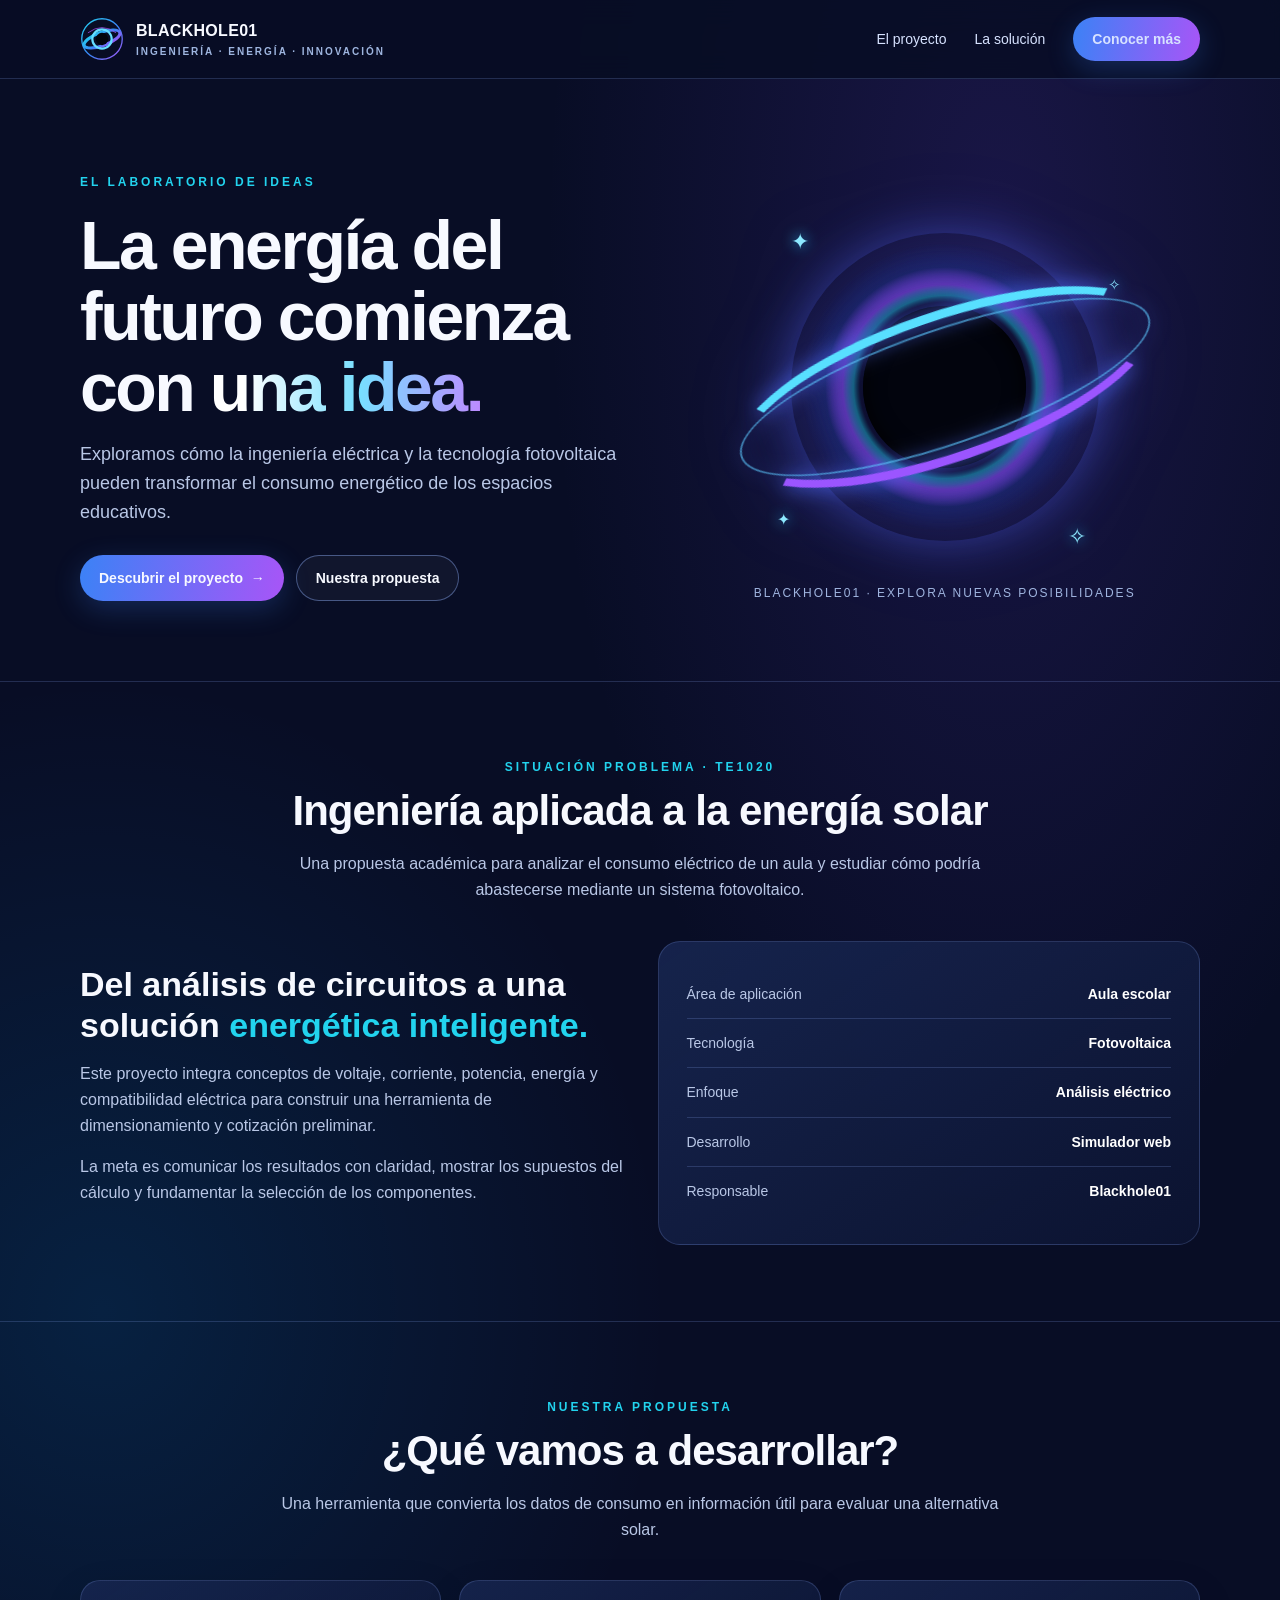
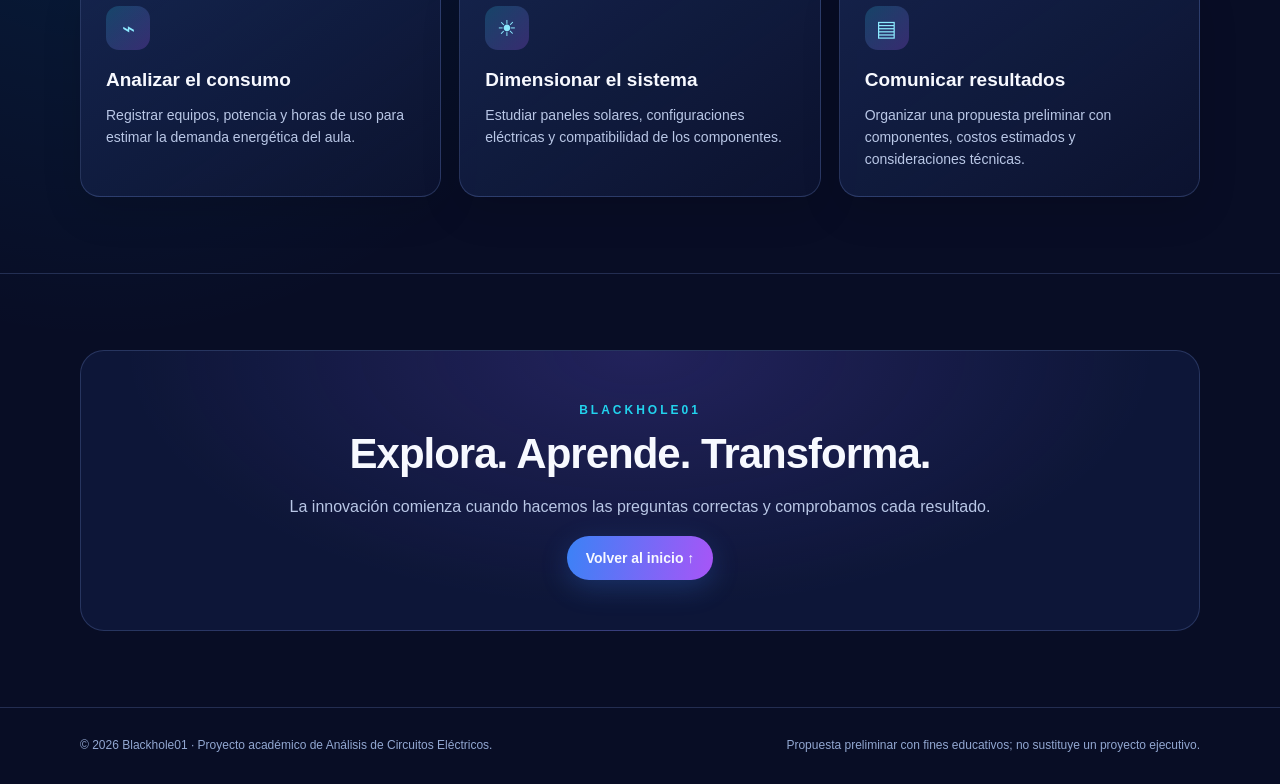
<file: landing.html>
<!DOCTYPE html>
<html lang="es">
<head>
  <meta charset="UTF-8">
  <meta name="viewport" content="width=device-width, initial-scale=1.0">
  <meta name="theme-color" content="#080d25">
  <meta name="description" content="Blackhole01 presenta una propuesta de ingeniería para explorar el potencial de la energía solar fotovoltaica en espacios educativos.">
  <title>Blackhole01 | Energía solar inteligente</title>
  <style>
    :root{
      --bg:#080d25; --bg2:#0d1638; --panel:#111d43; --white:#f7f9ff;
      --muted:#b9c7e6; --blue:#3b82f6; --cyan:#22d3ee; --purple:#a855f7;
      --line:rgba(147,177,255,.2); --glow:rgba(59,130,246,.24);
    }
    *{box-sizing:border-box}
    html{scroll-behavior:smooth}
    body{margin:0;background:radial-gradient(ellipse at 78% 10%,rgba(88,55,190,.22),transparent 32%),radial-gradient(ellipse at 8% 55%,rgba(0,168,255,.13),transparent 34%),var(--bg);color:var(--white);font-family:Arial,Helvetica,sans-serif;line-height:1.6}
    a{color:inherit;text-decoration:none}
    .wrap{width:min(1120px,calc(100% - 40px));margin:auto}
    header{position:sticky;top:0;z-index:10;background:rgba(8,13,37,.86);backdrop-filter:blur(14px);border-bottom:1px solid var(--line)}
    .nav{height:78px;display:flex;align-items:center;justify-content:space-between;gap:20px}
    .brand{display:flex;align-items:center;gap:12px;font-weight:800;letter-spacing:.3px}
    .brand-mark{width:44px;height:44px;flex:none}
    .brand small{display:block;color:#9eb5df;font-size:10px;letter-spacing:2px;font-weight:600}
    .navlinks{display:flex;align-items:center;gap:28px;color:#d7e2ff;font-size:14px}
    .navlinks a:hover{color:var(--cyan)}
    .nav-cta,.btn{display:inline-flex;align-items:center;justify-content:center;border-radius:999px;padding:11px 19px;font-weight:700;font-size:14px;transition:.2s}
    .nav-cta,.btn.primary{background:linear-gradient(100deg,var(--blue),var(--purple));box-shadow:0 8px 28px var(--glow)}
    .nav-cta:hover,.btn:hover{transform:translateY(-2px);filter:brightness(1.1)}
    .hero{padding:88px 0 74px;display:grid;grid-template-columns:1.05fr .95fr;align-items:center;gap:45px;min-height:590px}
    .eyebrow{color:var(--cyan);font-size:12px;font-weight:800;letter-spacing:3px;text-transform:uppercase}
    h1{font-size:clamp(42px,6vw,68px);line-height:1.04;letter-spacing:-2.5px;margin:18px 0}
    h1 span{background:linear-gradient(90deg,#fff 12%,#77dfff 55%,#bd8aff);-webkit-background-clip:text;background-clip:text;color:transparent}
    .lead{font-size:18px;color:var(--muted);max-width:590px;margin:0 0 28px}
    .actions{display:flex;flex-wrap:wrap;gap:12px}
    .btn.secondary{border:1px solid rgba(146,178,255,.42);background:rgba(255,255,255,.04)}
    .hero-art{position:relative;display:grid;place-items:center;min-height:390px}
    .orbital{width:min(100%,440px);aspect-ratio:1;position:relative;display:grid;place-items:center;filter:drop-shadow(0 0 34px rgba(80,90,255,.35))}
    .halo{position:absolute;width:70%;height:70%;border-radius:50%;background:radial-gradient(circle,transparent 39%,rgba(45,204,255,.95) 42%,rgba(135,77,255,.9) 47%,rgba(29,72,190,.2) 55%,transparent 66%);box-shadow:0 0 50px rgba(82,103,255,.42)}
    .hole{position:absolute;width:37%;height:37%;border-radius:50%;background:#02040d;box-shadow:0 0 35px 14px rgba(3,5,18,.9),inset 0 0 20px #000}
    .ring{position:absolute;width:100%;height:34%;border:9px solid transparent;border-top-color:#58dfff;border-bottom-color:#9b55ff;border-radius:50%;transform:rotate(-19deg);filter:drop-shadow(0 0 10px #526dff)}
    .ring:after{content:"";position:absolute;inset:8px -5px;border:2px solid rgba(94,201,255,.6);border-radius:50%}
    .star{position:absolute;color:#8eeaff;text-shadow:0 0 14px #35caff;font-size:22px}
    .s1{top:13%;left:15%}.s2{top:24%;right:10%;font-size:15px}.s3{bottom:17%;left:12%;font-size:16px}.s4{bottom:12%;right:18%}
    .art-caption{position:absolute;bottom:4px;color:#9fb4df;font-size:12px;letter-spacing:2px;text-transform:uppercase}
    .section{padding:76px 0;border-top:1px solid var(--line)}
    .section-head{text-align:center;max-width:720px;margin:0 auto 38px}
    h2{font-size:clamp(29px,4vw,42px);line-height:1.15;margin:10px 0 12px;letter-spacing:-1px}
    .section-head p,.muted{color:var(--muted)}
    .cards{display:grid;grid-template-columns:repeat(3,1fr);gap:18px}
    .card{padding:25px;border:1px solid var(--line);border-radius:20px;background:linear-gradient(145deg,rgba(24,39,83,.8),rgba(13,21,51,.72));box-shadow:0 15px 40px rgba(0,0,0,.12)}
    .icon{width:44px;height:44px;border-radius:13px;display:grid;place-items:center;background:linear-gradient(135deg,rgba(34,211,238,.2),rgba(168,85,247,.25));color:#8ceaff;font-size:22px;margin-bottom:15px}
    .card h3{margin:0 0 8px;font-size:19px}.card p{margin:0;color:var(--muted);font-size:14px}
    .project{display:grid;grid-template-columns:1fr 1fr;gap:35px;align-items:center}
    .project-panel{border:1px solid var(--line);border-radius:22px;padding:28px;background:linear-gradient(145deg,rgba(24,39,83,.85),rgba(13,21,51,.8))}
    .stat{display:flex;justify-content:space-between;gap:16px;padding:13px 0;border-bottom:1px solid var(--line);color:var(--muted);font-size:14px}
    .stat strong{color:#fff}
    .quote{font-size:clamp(25px,3vw,34px);font-weight:800;line-height:1.2;margin:0 0 15px}
    .quote span{color:var(--cyan)}
    .contact{text-align:center;padding:50px 25px;border:1px solid var(--line);border-radius:24px;background:radial-gradient(ellipse at 50% 0,rgba(111,75,220,.22),transparent 65%),rgba(16,28,65,.7)}
    footer{padding:28px 0;color:#92a7d1;font-size:12px;border-top:1px solid var(--line)}
    .foot{display:flex;justify-content:space-between;gap:15px;flex-wrap:wrap}
    @media(max-width:800px){.hero{grid-template-columns:1fr;text-align:center;padding:65px 0 50px;gap:10px}.lead{margin-left:auto;margin-right:auto}.actions{justify-content:center}.hero-art{min-height:320px}.orbital{max-width:340px}.cards{grid-template-columns:1fr}.project{grid-template-columns:1fr}.navlinks{gap:12px}.navlinks a:not(.nav-cta){display:none}}
    @media(max-width:420px){.wrap{width:min(100% - 28px,1120px)}.nav{height:68px}.brand{font-size:14px}.brand-mark{width:38px;height:38px}.nav-cta{padding:9px 12px;font-size:12px}h1{letter-spacing:-1.5px}}
  </style>
</head>
<body>
<header>
  <div class="wrap nav">
    <a class="brand" href="#inicio" aria-label="Blackhole01, inicio">
      <svg class="brand-mark" viewBox="0 0 100 100" role="img" aria-label="Logo de agujero negro">
        <defs><linearGradient id="g" x1="0" y1="0" x2="1" y2="1"><stop stop-color="#22d3ee"/><stop offset=".55" stop-color="#3b82f6"/><stop offset="1" stop-color="#a855f7"/></linearGradient></defs>
        <circle cx="50" cy="50" r="46" fill="#080d25" stroke="url(#g)" stroke-width="3"/>
        <ellipse cx="50" cy="50" rx="43" ry="15" fill="none" stroke="url(#g)" stroke-width="7" transform="rotate(-20 50 50)"/>
        <circle cx="50" cy="50" r="22" fill="none" stroke="#65ddff" stroke-width="5"/>
        <circle cx="50" cy="50" r="14" fill="#02040d"/>
        <path d="M18 36 Q50 12 82 36" fill="none" stroke="#a855f7" stroke-width="2" opacity=".8"/>
      </svg>
      <span>BLACKHOLE01<small>INGENIERÍA · ENERGÍA · INNOVACIÓN</small></span>
    </a>
    <nav class="navlinks" aria-label="Navegación principal">
      <a href="#proyecto">El proyecto</a><a href="#solucion">La solución</a><a class="nav-cta" href="#contacto">Conocer más</a>
    </nav>
  </div>
</header>

<main>
  <section class="wrap hero" id="inicio">
    <div>
      <div class="eyebrow">El laboratorio de ideas</div>
      <h1>La energía del futuro comienza con <span>una idea.</span></h1>
      <p class="lead">Exploramos cómo la ingeniería eléctrica y la tecnología fotovoltaica pueden transformar el consumo energético de los espacios educativos.</p>
      <div class="actions">
        <a class="btn primary" href="#proyecto">Descubrir el proyecto&nbsp; →</a>
        <a class="btn secondary" href="#solucion">Nuestra propuesta</a>
      </div>
    </div>
    <div class="hero-art" aria-label="Ilustración de un agujero negro con anillos orbitales">
      <div class="orbital">
        <span class="star s1">✦</span><span class="star s2">✧</span><span class="star s3">✦</span><span class="star s4">✧</span>
        <div class="halo"></div><div class="hole"></div><div class="ring"></div>
      </div>
      <div class="art-caption">Blackhole01 · Explora nuevas posibilidades</div>
    </div>
  </section>

  <section class="section" id="proyecto">
    <div class="wrap">
      <div class="section-head">
        <div class="eyebrow">Situación problema · TE1020</div>
        <h2>Ingeniería aplicada a la energía solar</h2>
        <p>Una propuesta académica para analizar el consumo eléctrico de un aula y estudiar cómo podría abastecerse mediante un sistema fotovoltaico.</p>
      </div>
      <div class="project">
        <div>
          <p class="quote">Del análisis de circuitos a una solución <span>energética inteligente.</span></p>
          <p class="muted">Este proyecto integra conceptos de voltaje, corriente, potencia, energía y compatibilidad eléctrica para construir una herramienta de dimensionamiento y cotización preliminar.</p>
          <p class="muted">La meta es comunicar los resultados con claridad, mostrar los supuestos del cálculo y fundamentar la selección de los componentes.</p>
        </div>
        <div class="project-panel">
          <div class="stat"><span>Área de aplicación</span><strong>Aula escolar</strong></div>
          <div class="stat"><span>Tecnología</span><strong>Fotovoltaica</strong></div>
          <div class="stat"><span>Enfoque</span><strong>Análisis eléctrico</strong></div>
          <div class="stat"><span>Desarrollo</span><strong>Simulador web</strong></div>
          <div class="stat" style="border:0"><span>Responsable</span><strong>Blackhole01</strong></div>
        </div>
      </div>
    </div>
  </section>

  <section class="section" id="solucion">
    <div class="wrap">
      <div class="section-head">
        <div class="eyebrow">Nuestra propuesta</div>
        <h2>¿Qué vamos a desarrollar?</h2>
        <p>Una herramienta que convierta los datos de consumo en información útil para evaluar una alternativa solar.</p>
      </div>
      <div class="cards">
        <article class="card"><div class="icon">⌁</div><h3>Analizar el consumo</h3><p>Registrar equipos, potencia y horas de uso para estimar la demanda energética del aula.</p></article>
        <article class="card"><div class="icon">☀</div><h3>Dimensionar el sistema</h3><p>Estudiar paneles solares, configuraciones eléctricas y compatibilidad de los componentes.</p></article>
        <article class="card"><div class="icon">▤</div><h3>Comunicar resultados</h3><p>Organizar una propuesta preliminar con componentes, costos estimados y consideraciones técnicas.</p></article>
      </div>
    </div>
  </section>

  <section class="section">
    <div class="wrap">
      <div class="contact" id="contacto">
        <div class="eyebrow">Blackhole01</div>
        <h2>Explora. Aprende. Transforma.</h2>
        <p class="muted">La innovación comienza cuando hacemos las preguntas correctas y comprobamos cada resultado.</p>
        <a class="btn primary" href="#inicio">Volver al inicio ↑</a>
      </div>
    </div>
  </section>
</main>

<footer>
  <div class="wrap foot">
    <span>© 2026 Blackhole01 · Proyecto académico de Análisis de Circuitos Eléctricos.</span>
    <span>Propuesta preliminar con fines educativos; no sustituye un proyecto ejecutivo.</span>
  </div>
</footer>
</body>
</html>
</file>
<file: styles.css>
:root{--bg:#080d24;--side:#0b1330;--panel:#111c3d;--panel2:#16244a;--border:#2a3b62;--white:#f5f9ff;--text:#dbe7ff;--muted:#a2b5d8;--blue:#3b82f6;--cyan:#22d3ee;--purple:#a855f7;--good:#67e8ad;--bad:#ff859c}*{box-sizing:border-box}html{scroll-behavior:smooth}body{margin:0;background:radial-gradient(ellipse at 90% 2%,#20204e44,transparent 34%),var(--bg);color:var(--text);font:15px/1.6 system-ui,-apple-system,Segoe UI,Arial,sans-serif}button,select{font:inherit}a{color:inherit;text-decoration:none}button{cursor:pointer}button:focus-visible,a:focus-visible,select:focus-visible{outline:3px solid var(--cyan);outline-offset:3px}h1,h2,h3,p{margin-top:0}h1,h2{line-height:1.12;letter-spacing:-.04em}h1{font-size:clamp(2.15rem,4.4vw,3.9rem)}h2{font-size:clamp(1.45rem,2.7vw,2.15rem)}h3{font-size:1.13rem}em{font-style:normal;color:#7edaff}.skip{position:absolute;top:-90px;left:20px;background:white;color:black;padding:10px;z-index:99}.skip:focus{top:10px}.shell{display:grid;grid-template-columns:260px minmax(0,1fr);min-height:100vh}.sidebar{height:100vh;position:sticky;top:0;background:#0b1330e8;border-right:1px solid var(--border);padding:25px 15px 20px;display:flex;flex-direction:column;z-index:20}.brand{display:flex;gap:11px;align-items:center;padding:4px 5px 32px;color:white}.brand-icon{width:45px;height:45px;flex-shrink:0}.brand-icon svg{width:100%;height:100%}.brand strong{font-size:17px;letter-spacing:.045em}.brand small{display:block;font-size:9px;letter-spacing:.15em;color:#81dbff}.side-caption{color:#7899c7;font-size:10px;letter-spacing:.17em;font-weight:800;padding:0 12px 12px}.side-caption.inner{padding-top:22px;padding-bottom:7px}.side-nav{display:flex;flex-direction:column;gap:3px}.side-nav a{border:1px solid transparent;border-radius:11px;padding:11px 10px;display:flex;align-items:center;gap:10px;color:#bfd0eb;font-size:13px}.side-nav a span{font-size:18px;width:22px;text-align:center;color:#77aeea}.side-nav a:hover,.side-nav a.active{background:#1b356d;border-color:#345592;color:white}.side-bottom{margin-top:auto;display:flex;gap:10px;align-items:center;padding:13px 8px;border-top:1px solid var(--border);font-size:12px}.side-bottom small{color:var(--muted)}.status-dot{background:var(--good);width:9px;height:9px;border-radius:50%;box-shadow:0 0 10px var(--good)}.main-pane{min-width:0}.topbar{height:73px;border-bottom:1px solid var(--border);display:flex;align-items:center;justify-content:space-between;padding:0 clamp(20px,4vw,65px);gap:20px;background:#0c1431c0;position:sticky;top:0;z-index:10;backdrop-filter:blur(14px)}.breadcrumbs{color:#90a5cc;font-size:13px}.breadcrumbs span{margin:0 8px;color:#5c76ad}.breadcrumbs strong{color:white}.topright{display:flex;align-items:center;gap:16px}.pill{display:inline-block;background:#243356;border:1px solid #3c517b;border-radius:20px;color:#bdcae3;padding:5px 11px;font-size:11px;white-space:nowrap;font-weight:650}.pill.cyan{color:#7ce7fb;background:#103e57;border-color:#246c82}.pill.violet{color:#e1c0ff;background:#442562;border-color:#75419b}.small-link{font-size:12px;color:#b7cbec}.small-link:hover{color:white}.menu-button{display:none;background:none;border:0;color:white;font-size:23px}main{max-width:1500px;margin:0 auto;padding:34px clamp(20px,4vw,65px) 70px}.page{display:none}.page.active{display:block}.hero{border:1px solid var(--border);border-radius:26px;min-height:355px;display:grid;grid-template-columns:1.25fr .75fr;align-items:center;padding:clamp(25px,4vw,56px);background:radial-gradient(ellipse at 79% 50%,#273f9450,transparent 60%),linear-gradient(120deg,#141e46,#0d1631);overflow:hidden;position:relative}.hero h1{max-width:680px;margin:14px 0 17px}.hero p,.pageheading p{color:#acbfe1;max-width:700px;font-size:16px}.eyebrow{font-size:10px;color:#65e8fc;font-weight:800;letter-spacing:.19em}.actions{display:flex;gap:10px;flex-wrap:wrap;margin-top:25px}.btn{display:inline-block;padding:12px 17px;border-radius:11px;font-weight:720;font-size:13px;border:1px solid #42628c}.btn.primary{background:linear-gradient(105deg,#286ff2,#7646d8);border-color:transparent;color:white}.btn.ghost{background:#ffffff0c;color:#d9e5fc}.btn:hover{filter:brightness(1.15)}.hero-illustration{height:260px;position:relative;display:grid;place-items:center}.blackhole{position:relative;height:170px;width:170px;border:13px solid #3b82f6;border-left-color:#7a4cff;border-bottom-color:#a855f7;border-radius:50%;box-shadow:0 0 45px #7141fd65,0 0 28px #22d3ee44 inset}.blackhole-core{width:115px;height:115px;background:#000411;border-radius:100%;position:absolute;left:14px;top:14px}.blackhole-ring{position:absolute;width:260px;height:82px;border:9px solid #7ed9fb;border-left-color:#a855f7;border-bottom-color:#8b57f7;border-radius:50%;transform:rotate(-20deg);top:31px;left:-62px;filter:drop-shadow(0 0 12px #7b6ce8);z-index:2}.spark{position:absolute;color:#75ddff;text-shadow:0 0 15px #3bc1ff;font-size:23px}.spark.a{top:14%;left:12%}.spark.b{right:12%;top:20%}.spark.c{right:22%;bottom:12%}.sectionhead{display:flex;justify-content:space-between;gap:15px;align-items:end;margin:42px 0 20px}.sectionhead h2{margin:5px 0 0}.sectionhead p{color:var(--muted);margin:9px 0 0}.kpi-grid{display:grid;grid-template-columns:repeat(4,minmax(0,1fr));gap:13px}.kpi,.panel,.module-card,.info-card,.tip-panel,.awareness,.quiz-card,.route-flow,.step-info{border:1px solid var(--border);border-radius:16px;background:linear-gradient(145deg,#142145,#101934)}.kpi{padding:22px 17px}.kpi small{display:block;min-height:42px;color:#b3c4e6;font-size:12px}.kpi strong{font-size:clamp(1.25rem,2vw,1.8rem);display:block;color:white;margin:8px 0 9px;white-space:nowrap}.kpi strong span{font-size:12px;color:#81dbff}.kpi a{font-size:11px;color:#7ddffc}.module-grid{display:grid;grid-template-columns:repeat(3,minmax(0,1fr));gap:15px}.module-card{padding:22px;min-height:215px;transition:transform .2s,border-color .2s}.module-card:hover{transform:translateY(-3px);border-color:#4d74bd}.module-card.ready{border-color:#3c95b3}.module-card.solar{border-color:#673dab}.module-card .module-icon{display:inline-grid;place-items:center;width:44px;height:44px;border-radius:13px;background:#233d72;color:#85e5fb;font-size:24px;margin-right:12px}.module-card h3{margin:20px 0 7px;color:#f4f8ff}.module-card p{color:#a4b9dd;font-size:13px}.go{font-size:12px;color:#75eaff;font-weight:700}.pageheading{padding:16px 0 18px}.pageheading h1{margin:11px 0 13px}.tabs{display:flex;gap:8px;overflow-x:auto;scrollbar-width:thin;padding:14px 0 20px;border-bottom:1px solid var(--border);position:sticky;top:73px;background:#080d24f5;z-index:5}.tabs a{white-space:nowrap;background:#1b294f;border:1px solid #2b426d;border-radius:9px;padding:8px 12px;font-size:12px;color:#c9d7ef}.tabs a:hover{background:#29447d;color:white}.content-section{padding:10px 0 45px;scroll-margin-top:150px}.definition-panel{display:flex;align-items:center;justify-content:space-between;gap:5px;background:#17254d;border:1px solid #345182;border-radius:16px;padding:17px;flex-wrap:wrap}.definition-panel span{background:#203765;padding:11px;border-radius:10px;font-size:11px;font-weight:750;text-align:center;flex:1;min-width:120px}.definition-panel b{color:#66dbfd}.explain{margin:20px 0;color:#becceb}.trio{display:grid;grid-template-columns:repeat(3,minmax(0,1fr));gap:13px}.info-card{padding:20px}.info-card h3{margin:14px 0 9px}.info-card p{color:#bfcee9}.info-card small{color:#819ecf}.category{display:inline-block;padding:5px 10px;border-radius:8px;font-size:11px;font-weight:800}.category.fossil{color:#fbc5a7;background:#613c2a}.category.nuclear{color:#e0c7ff;background:#493067}.category.renew{color:#a5ffdc;background:#1d604b}.classify-layout{display:grid;grid-template-columns:minmax(0,1fr) 255px;gap:14px;align-items:start}.classify-list{display:grid;grid-template-columns:repeat(2,minmax(0,1fr));gap:11px}.quiz-card{padding:16px}.quiz-card h3{font-size:15px;margin:5px 0 8px}.quiz-card small{font-size:10px;color:#84ddf6;letter-spacing:.1em}.quiz-options{display:flex;gap:5px;flex-wrap:wrap}.quiz-options button,.route-buttons button,.answer-buttons button,.tiny-button{border:1px solid #38517e;background:#22375e;color:#e5efff;border-radius:8px;padding:8px 10px;font-size:12px}.quiz-options button:hover,.route-buttons button:hover,.answer-buttons button:hover{background:#31538e}.quiz-options button:disabled{opacity:.6;cursor:default}.quiz-options button.selected{background:#315c9e;border-color:#77d1fa;opacity:1}.feedback{padding-top:9px;font-size:12px;color:var(--muted);min-height:28px}.feedback.good{color:var(--good)}.feedback.bad{color:#ffb3c4}.tip-panel{padding:22px;position:sticky;top:150px}.tip-panel p{font-size:13px;color:#b3c4e4}.score-big{color:#78e9cc;font-size:22px;font-weight:850;margin-top:22px}.micro{font-size:12px;color:#94aed1;margin:13px 0 0}.tiny-button{white-space:nowrap}.rightstats{display:flex;gap:8px;align-items:center}.route-buttons{display:flex;flex-wrap:wrap;gap:9px;margin:20px 0}.route-buttons button.active{background:#165779;border-color:#31c1dc;color:white}.route-flow{display:flex;align-items:stretch;gap:5px;padding:22px;flex-wrap:wrap}.flow-step{flex:1;min-width:130px;display:flex;align-items:center;gap:6px}.flow-step button{width:100%;min-height:76px;background:#22385f;border:1px solid #3c5685;color:white;border-radius:11px;padding:10px;font-size:13px}.flow-step button.active{background:#2d5c97;border-color:#64deff}.flow-arrow{color:var(--cyan);font-size:24px}.step-info{padding:20px;margin-top:10px;border-color:#28738d}.step-info h3{margin-bottom:4px}.step-info p{margin:0;color:#b9cdeb}.data-layout{display:grid;grid-template-columns:1.2fr 1fr;gap:15px}.panel{padding:23px}.panel h3{margin-bottom:20px}.stacked{height:42px;border-radius:12px;overflow:hidden;display:flex}.stacked div{height:100%}.clean,.dot.clean{background:var(--blue)}.fossil-share,.dot.fossil-share{background:var(--purple)}.legend{display:flex;flex-wrap:wrap;gap:20px;margin-top:17px;font-size:13px}.dot{display:inline-block;width:9px;height:9px;border-radius:50%;margin-right:7px}.metric{display:flex;justify-content:space-between;gap:13px;padding:10px 0;border-bottom:1px solid var(--border);font-size:13px}.metric span{color:var(--muted)}.metric strong{text-align:right;color:white}.reference{margin-top:12px;padding:13px 17px;border:1px solid var(--border);border-radius:11px;font-size:13px}.reference summary{cursor:pointer;color:#80e7fb}.reference p{margin:8px 0 0;color:#b3c7ec}.compare-selects{display:grid;grid-template-columns:repeat(2,1fr);gap:15px}.compare-selects label{display:flex;flex-direction:column;gap:7px;color:#b3c7e4;font-size:13px}.compare-selects select{width:100%;padding:12px;background:#1d3059;color:white;border:1px solid #3b558a;border-radius:10px}.compare-table{border:1px solid var(--border);border-radius:14px;overflow:hidden;margin:17px 0}.compare-row{display:grid;grid-template-columns:170px 1fr 1fr;border-bottom:1px solid var(--border)}.compare-row:last-child{border-bottom:0}.compare-row>div{padding:13px 14px;border-right:1px solid var(--border);font-size:13px}.compare-row>div:last-child{border-right:0}.compare-row>div:first-child{color:#98b6e3;background:#142247}.compare-row.header{background:#203762;font-weight:800}.awareness-grid{display:grid;grid-template-columns:repeat(5,1fr);gap:11px}.awareness{padding:17px}.awareness small{font-size:10px;color:#8db9eb}.awareness strong{display:block;font-size:clamp(18px,1.8vw,25px);color:#8fe5fa;margin:12px 0;line-height:1.2}.awareness p{color:#aec0df;font-size:12px}.reflection-list{display:grid;grid-template-columns:1fr;gap:12px}.reflection-item{border:1px solid var(--border);border-radius:15px;padding:21px;background:#121e3d}.reflection-item strong{display:block;color:white;margin-bottom:13px}.answer-buttons{display:flex;flex-wrap:wrap;gap:8px}.answer-buttons button[aria-pressed=true]{background:#345b9b;border-color:#75d9ff}.reflection-feedback{margin-top:13px;color:#a9c2e6;font-size:13px;min-height:20px}.reflection-feedback.good{color:var(--good)}.reflection-feedback.bad{color:#ffb0c1}.final-score{border:1px solid #31637e;padding:17px;background:#142e49;border-radius:11px;margin-top:15px;font-weight:650}.placeholder-page{min-height:60vh}.placeholder-header{border:1px solid var(--border);background:#142145;border-radius:20px;padding:50px;max-width:820px}.placeholder-header p{color:var(--muted);max-width:600px}.stepper{display:flex;gap:7px;flex-wrap:wrap;margin:24px 0}.stepper span{padding:11px 14px;background:#1a2c52;border-radius:8px;color:#9db5de;font-size:12px}.stepper span.current{background:#392872;color:#ead7ff}.empty-note{background:#2a1e4e;border-radius:10px;padding:20px;margin:15px 0 22px;color:#ded1ff}.source-block{max-width:850px}.source-block p{color:#b3c7e5}.source-conventions{display:flex;gap:9px;flex-wrap:wrap}footer{border-top:1px solid var(--border);padding:20px 35px;color:#7d95bb;text-align:center;font-size:11px}footer a{color:#80dffa}@media(max-width:1150px){.kpi-grid{grid-template-columns:repeat(2,1fr)}.module-grid{grid-template-columns:repeat(2,1fr)}.awareness-grid{grid-template-columns:repeat(3,1fr)}}@media(max-width:850px){.shell{display:block}.sidebar{position:fixed;top:0;left:0;width:270px;transform:translateX(-102%);transition:transform .2s;box-shadow:15px 0 35px #0006}.sidebar.open{transform:translateX(0)}.menu-button{display:block}.topbar{padding:0 18px}.hero{grid-template-columns:1fr}.hero-illustration{height:185px}.blackhole{transform:scale(.72)}.classify-layout{grid-template-columns:1fr}.tip-panel{position:static}.trio{grid-template-columns:1fr}.data-layout{grid-template-columns:1fr}.awareness-grid{grid-template-columns:repeat(2,1fr)}}@media(max-width:550px){main{padding:22px 14px 50px}.topbar .pill,.small-link{display:none}.hero{padding:25px}.hero h1{font-size:2.45rem}.kpi-grid,.module-grid,.classify-list,.compare-selects{grid-template-columns:1fr}.awareness-grid{grid-template-columns:1fr}.sectionhead{align-items:start;flex-direction:column}.rightstats{align-self:start}.definition-panel b{display:none}.definition-panel{flex-direction:column}.definition-panel span{width:100%}.compare-row{grid-template-columns:90px 1fr 1fr}.compare-row>div{padding:9px;font-size:11px}.tabs{top:73px}.route-flow{flex-direction:column}.flow-step{width:100%}.flow-arrow{transform:rotate(90deg)}}@media(prefers-reduced-motion:reduce){html{scroll-behavior:auto}*,*:before,*:after{transition:none!important}}

/* Blackhole01 2026 — Híbrido científico: capa de diseño, sin cambios de datos ni lógica. */
:root{--bg:#070c1b;--side:#0b1227;--panel:#101c36;--panel2:#172744;--border:#283d61;--white:#f6faff;--text:#dce8fc;--muted:#abc1dc;--blue:#3b82f6;--cyan:#22d3ee;--purple:#a855f7}
body{background:radial-gradient(ellipse at 90% 0%,rgba(46,76,145,.17),transparent 40%),linear-gradient(165deg,#080e20,#090e20 55%,#0d1730);color:var(--text)}
.sidebar{background:linear-gradient(170deg,#0a1128,#090f22 75%);border-right:1px solid #263958}
.sidebar:before{content:"";height:2px;position:absolute;top:0;left:0;right:0;background:linear-gradient(90deg,var(--blue),var(--cyan),var(--purple))}
.brand{padding-bottom:14px}
.brand-icon{filter:drop-shadow(0 0 12px #3b82f644)}
.identity-motto{font-size:9px;color:#84b9ec;letter-spacing:.14em;padding:1px 20px 22px;font-weight:800}
.topbar{backdrop-filter:blur(18px);background:rgba(9,16,37,.88);border-bottom-color:#273858}
.side-nav a{border-radius:10px;transition:background-color .2s,color .2s}
.side-nav a.active{background:linear-gradient(100deg,#253c78,#163653)!important;color:#fff;box-shadow:inset 3px 0 0 #22d3ee}
main{max-width:1550px;margin:0 auto}
.hero{position:relative;isolation:isolate;overflow:hidden;background:linear-gradient(115deg,#111f3e 0%,#0e1c36 52%,#182449 100%);border:1px solid #314d79;box-shadow:0 18px 65px #01051430,inset 0 1px #91c7ff17;min-height:365px}
.hero:before{content:"";position:absolute;inset:0;background-image:linear-gradient(90deg,#87b5ff08 1px,transparent 1px),linear-gradient(#87b5ff08 1px,transparent 1px);background-size:34px 34px;mask-image:linear-gradient(90deg,transparent 30%,black);z-index:-1;pointer-events:none}
.hero:after{content:"";position:absolute;inset:auto -60px -135px auto;width:355px;height:355px;border:1px solid #4695cc24;border-radius:50%;pointer-events:none}
.hero-copy{position:relative;z-index:2}
.hero h1{letter-spacing:-.045em;line-height:1.09;max-width:790px}
.hero h1 em{font-style:normal;background:linear-gradient(90deg,#75dcfb 0%,#91abff 48%,#c391ff 100%);-webkit-background-clip:text;background-clip:text;color:transparent}
.hero p{max-width:635px;line-height:1.75;color:#b9cce9}
.hero .eyebrow{display:inline-flex;align-items:center;gap:8px;background:#1c325a88;border:1px solid #41638a;border-radius:100px;padding:8px 13px;font-size:10px;letter-spacing:.10em}
.eyebrow-dot{width:6px;height:6px;background:#22d3ee;border-radius:50%;box-shadow:0 0 11px #22d3ee}
.btn{transition:transform .2s,border-color .2s,box-shadow .2s}.btn:hover{transform:translateY(-2px)}.btn.primary{background:linear-gradient(120deg,#2872e2,#3d90f6);box-shadow:0 8px 25px #135bd54d}.btn.ghost{background:#1b25438c;border-color:#6c76ba}
.hero-proof{display:flex;gap:16px;flex-wrap:wrap;margin-top:30px;font-size:9px;color:#9ebae1;letter-spacing:.08em;font-weight:750}
.hero-illustration{filter:drop-shadow(0 0 25px #337ad12b)}
.journey{display:flex;align-items:center;justify-content:space-between;gap:8px;margin:20px 0 16px;padding:16px 20px;border:1px solid #2b456e;border-radius:14px;background:linear-gradient(90deg,#0e1e3a,#132449)}
.journey span{font-size:10px;font-weight:800;letter-spacing:.055em;color:#dbe9ff;white-space:nowrap}
.journey b{color:#68dafa;font-size:10px;margin-right:6px}.journey i{font-style:normal;color:#4776a8}.journey .journey-solar{color:#e0c3ff}.journey .journey-solar b{color:#bd87ff}
.sectionhead h2{letter-spacing:-.03em}.kpi{background:linear-gradient(160deg,#142546,#101b34);border-color:#30466b;position:relative;overflow:hidden;min-height:130px}.kpi:before{content:"";position:absolute;top:0;left:0;width:40%;height:2px;background:linear-gradient(90deg,#3b82f6,transparent)}.kpi:nth-child(2):before{background:linear-gradient(90deg,#22d3ee,transparent)}.kpi:nth-child(3):before{background:linear-gradient(90deg,#a855f7,transparent)}.kpi:nth-child(4):before{background:linear-gradient(90deg,#6f9cff,transparent)}
.kpi strong{letter-spacing:-.025em}.kpi small{color:#c1d2ec}.kpi a{color:#8de7fb}
.scientific-note{display:grid;grid-template-columns:44px 1fr auto;gap:15px;align-items:center;border:1px solid #305173;background:linear-gradient(100deg,#132b47,#182348);border-radius:14px;padding:20px;margin-top:20px}.scientific-note-icon{display:grid;place-items:center;width:44px;height:44px;border-radius:12px;background:#244c73;color:#62e1f7;font-size:30px}.scientific-note strong{color:#fff}.scientific-note p{margin:5px 0 0;color:#b0c9e2;font-size:12px;line-height:1.7}.scientific-note a{font-weight:750;color:#8fe5fd;font-size:12px;white-space:nowrap}
.module-card{background:linear-gradient(160deg,#142544,#10182e);border-color:#2b4568}.module-card.ready{border-color:#307d9c}.module-card.solar{background:linear-gradient(160deg,#242045,#151c3d);border-color:#7954b1}.module-card:hover{box-shadow:0 12px 35px #02071377}
.info-card,.panel,.tip-panel,.awareness,.quiz-card,.step-info,.route-flow{background:linear-gradient(145deg,#142442,#101b33);border-color:#30466a}
:focus-visible{outline:3px solid #70dfff;outline-offset:3px}
@media(max-width:1150px){.journey{flex-wrap:wrap;justify-content:flex-start}.journey span{font-size:10px}}
@media(max-width:850px){.scientific-note{grid-template-columns:44px 1fr}.scientific-note a{grid-column:2}.hero-proof{gap:8px}.hero-proof span{font-size:9px}}
@media(max-width:550px){.journey{gap:9px;padding:13px}.journey i{display:none}.journey span{font-size:9px}.hero-illustration{opacity:.75}.hero-proof{margin-top:20px}.hero h1{font-size:clamp(2.1rem,10vw,2.7rem)}.scientific-note{padding:14px}.scientific-note a{grid-column:1/-1}}

/* Etapa 6 · Generación eléctrica · Blackhole01 Híbrido Científico */
.gen-notice{display:flex;gap:14px;background:rgba(34,211,238,.07);border:1px solid rgba(34,211,238,.27);border-radius:15px;padding:17px 19px;margin:12px 0 22px;color:#c6d9f4}.gen-notice p{margin:5px 0 0;font-size:.9rem;line-height:1.55}.notice-dot{flex:none;width:10px;height:10px;margin-top:6px;border-radius:50%;background:var(--cyan,#22d3ee);box-shadow:0 0 15px #22d3ee}.gen-filters,.gen-dir-tools{display:flex;align-items:end;gap:12px;flex-wrap:wrap;margin:14px 0 24px}.gen-filters label,.gen-dir-tools label{display:grid;gap:6px;color:#b9cee9;font-size:.8rem;font-weight:700}.gen-filters select,.gen-dir-tools select,.gen-dir-tools input{min-width:175px;max-width:100%;border:1px solid #36507d;border-radius:10px;background:#0e1a39;color:#f2f7ff;padding:11px 12px;font:inherit}.gen-dir-tools input{min-width:195px}.gen-filters button{margin-bottom:0}.gen-kpi{margin-bottom:22px}.kpi-meta{font-size:.77rem;line-height:1.5;color:#9bb5d9;display:block;margin-top:10px}.gen-dashboard-grid{display:grid;grid-template-columns:1.45fr 1fr;gap:16px;margin-bottom:18px}.gen-dashboard-grid .panel,.gen-tech-panel{min-width:0}.gen-annual-chart{display:flex;align-items:end;gap:12px;height:200px;padding:14px 6px 8px;border-bottom:1px solid #40547b;margin:24px 0 12px}.gen-annual-col{display:grid;grid-template-rows:1fr auto auto;align-items:end;text-align:center;gap:9px;flex:1;min-width:0;height:100%}.gen-annual-bar{border-radius:9px 9px 0 0;align-self:end;background:linear-gradient(180deg,#23c8ed,#3468cf);width:min(65px,72%);margin:0 auto;min-height:4px}.gen-annual-col.selected .gen-annual-bar{background:linear-gradient(180deg,#b57bff,#6554d9)}.gen-annual-col b{font-size:.76rem;color:#e4f3ff}.gen-annual-col small{color:#a3b9df}.gen-share-track{display:flex;border-radius:12px;overflow:hidden;height:28px;margin:14px 0}.gen-share-clean{background:#28a5e7}.gen-share-other{background:#8154d4}.gen-share-legend{display:flex;flex-wrap:wrap;gap:13px;font-size:.8rem;color:#b9cce7}.gen-share-legend i{display:inline-block;width:9px;height:9px;border-radius:50%;margin-right:6px}.gen-unavailable{padding:24px 14px;background:rgba(69,97,145,.13);border:1px dashed #526685;border-radius:12px;color:#bacbe9;font-size:.9rem}.gen-technology-chart{display:grid;gap:13px;margin:20px 0}.gen-tech-row{display:grid;grid-template-columns:minmax(125px,1fr) minmax(140px,2fr) 95px;gap:11px;align-items:center;font-size:.83rem}.gen-tech-row .track{height:13px;border-radius:20px;background:#203354;overflow:hidden}.gen-tech-row .fill{height:100%;border-radius:20px;background:linear-gradient(90deg,#3b82f6,#22d3ee)}.gen-tech-row.active .fill{background:linear-gradient(90deg,#8552dd,#b08aff)}.gen-tech-row .value{text-align:right;color:#dfeaff;font-variant-numeric:tabular-nums}.gen-table-scroll{overflow-x:auto}.gen-data-table{width:100%;border-collapse:collapse;font-size:.84rem}.gen-data-table td,.gen-data-table th{padding:10px 11px;text-align:left;border-bottom:1px solid #2c3e61;white-space:nowrap}.gen-data-table th{color:#8fc6ef;font-weight:700}.gen-data-table td:not(:first-child),.gen-data-table th:not(:first-child){text-align:right;font-variant-numeric:tabular-nums}.gen-highlight{background:rgba(118,98,206,.15)}.gen-compare-rows{display:grid;gap:12px;margin:20px 0}.gen-compare-row{display:grid;grid-template-columns:160px 1fr 85px;align-items:center;gap:10px;font-size:.88rem}.gen-compare-row .track{background:#1e3152;border-radius:40px;height:17px;overflow:hidden}.gen-compare-row .fill{height:100%;background:linear-gradient(90deg,#3b82f6,#22d3ee);border-radius:40px}.gen-compare-row:nth-child(2) .fill{background:linear-gradient(90deg,#7555d6,#b581f4)}.gen-map-area{margin:32px 0}.gen-location-panel{display:grid;grid-template-columns:minmax(250px,.85fr) minmax(0,1.35fr);gap:18px}.gen-state-grid{display:grid;grid-template-columns:repeat(2,minmax(0,1fr));gap:9px;margin:18px 0}.gen-state-button{border:1px solid #34517d;border-radius:12px;background:#132448;color:#daeaff;text-align:left;padding:13px;cursor:pointer;font:inherit;font-size:.84rem;display:flex;align-items:center;justify-content:space-between;gap:7px}.gen-state-button.active,.gen-state-button:hover{background:#304e93;border-color:#61ccee;color:#fff}.gen-state-button small{border-radius:6px;background:#23385e;padding:3px 6px;color:#ccefff}.gen-directory{min-width:0}.gen-dir-tools{margin:0 0 12px}.gen-result-count{color:#92badc;font-size:.8rem;padding:6px 0 12px}.gen-plant-list{display:grid;gap:11px;max-height:560px;overflow-y:auto;padding-right:5px}.gen-plant{border:1px solid #2d4269;border-radius:13px;padding:13px;background:#101d3a}.gen-plant-title{display:flex;justify-content:space-between;align-items:start;gap:10px}.gen-plant h3{margin:0;font-size:.96rem;color:#f5f9ff}.gen-plant .gen-chip{font-size:.69rem;color:#8ee1f7;background:#1b3760;padding:4px 7px;border-radius:7px;white-space:nowrap}.gen-plant p{font-size:.81rem;color:#b2c7e5;margin:6px 0;line-height:1.55}.gen-plant .gen-plantsource{font-size:.72rem;color:#9bc4e4}.gen-plant .gen-plantsource a{color:#71d8ff}.gen-small-hint{color:#8faccf;font-size:.8rem}.gen-main-panel .sectionhead,.gen-side-panel .sectionhead{margin-top:0}
@media(max-width:1050px){.gen-dashboard-grid,.gen-location-panel{grid-template-columns:1fr}.gen-plant-list{max-height:none}}@media(max-width:600px){.gen-tech-row{grid-template-columns:1fr 1.3fr 68px;font-size:.7rem;gap:6px}.gen-compare-row{grid-template-columns:110px 1fr 75px;font-size:.73rem}.gen-state-grid{grid-template-columns:repeat(2,minmax(0,1fr))}.gen-state-button{padding:10px;font-size:.74rem}.gen-filters label,.gen-dir-tools label{width:100%}.gen-filters select,.gen-dir-tools select,.gen-dir-tools input{width:100%}}

/* Etapa 7 · Transmisión eléctrica: laboratorio interactivo */
.tx-tabs{flex-wrap:wrap}.tx-year-label{display:grid;gap:7px;font-size:.8rem;color:#bcd1ed;font-weight:700}.tx-year-label select,.tx-fields input{border-radius:10px;border:1px solid #486089;background:#0c1934;color:#f5f8ff;padding:11px 12px;font:inherit}.tx-kpis{margin:20px 0}.tx-bars{display:grid;gap:14px;margin:24px 0 12px}.tx-bar-row{display:grid;grid-template-columns:54px 1fr 115px;align-items:center;gap:10px;font-size:.87rem;color:#d8e8ff}.tx-bar-track{background:#223555;height:20px;border-radius:7px;overflow:hidden}.tx-bar-fill{height:100%;border-radius:7px;background:linear-gradient(90deg,#3b82f6,#22d3ee)}.tx-bar-row.is-active .tx-bar-fill{background:linear-gradient(90deg,#7552d9,#b58cff)}.tx-bar-row strong{text-align:right;font-variant-numeric:tabular-nums;font-size:.83rem}.tx-formula{border:1px solid #334e76;border-radius:9px;background:#0b1937;color:#9fe6ff;padding:11px 13px;font-weight:750;font-size:.92rem;margin:12px 0;letter-spacing:.012em}.tx-systems{display:grid;grid-template-columns:1fr 1.1fr;gap:16px}.tx-system-main{background:radial-gradient(ellipse at 80% 15%,#256fac40,transparent 50%),#142448;border:1px solid #4377ac;border-radius:15px;padding:27px;min-height:240px;display:flex;flex-direction:column;justify-content:center}.tx-system-mark{border-radius:50%;width:74px;height:74px;display:grid;place-items:center;border:2px solid #22d3ee;background:#163d64;color:#d2faff;font-size:1.3rem;font-weight:850;box-shadow:0 0 24px #22d3ee33}.tx-system-main h3{margin:15px 0 7px}.tx-system-main p{color:#b9cce8;line-height:1.6;margin:0;font-size:.85rem}.tx-system-side{display:grid;gap:12px}.tx-system-side article{border:1px solid #384c79;border-radius:13px;background:#172445;padding:16px;display:grid;align-content:center;gap:7px}.tx-system-side small{color:#a9c1de;line-height:1.5}.tx-caution{border:1px dashed #6a77a3;background:#18244470;border-radius:12px;padding:17px 19px;margin:18px 0;color:#d8e5ff}.tx-caution p{margin:7px 0 0;font-size:.85rem;color:#a8bedc;line-height:1.6}.tx-lab-grid{display:grid;grid-template-columns:1.02fr 1fr;gap:16px}.tx-lab-grid .panel{min-width:0}.tx-fields{display:grid;grid-template-columns:repeat(2,minmax(0,1fr));gap:15px;margin:20px 0}.tx-fields label{display:grid;gap:7px;color:#d1e2fa;font-size:.81rem;font-weight:700}.tx-fields label span{color:#74d9eb;font-size:.73rem;font-weight:600}.tx-fields input{width:100%;min-width:0}.tx-presets{display:flex;flex-wrap:wrap;gap:8px;margin:15px 0}.tx-result-grid{display:grid;grid-template-columns:repeat(2,minmax(0,1fr));gap:11px;margin:19px 0}.tx-result{border:1px solid #2b547b;background:#102847;border-radius:12px;padding:15px 13px;min-width:0;display:grid;gap:7px}.tx-result small{color:#afd0e7;font-size:.73rem}.tx-result strong{color:#fff;font-size:clamp(1.15rem,2.1vw,1.7rem);font-variant-numeric:tabular-nums;overflow-wrap:anywhere}.tx-result span{font-size:.72rem;color:#7cddf5}.tx-error{margin:14px 0;color:#ffd9d9;border:1px solid #bb6476;background:#4a2435;padding:12px;border-radius:10px}.tx-sweep{margin-top:18px}.tx-sweep-bars{display:grid;gap:13px;margin:21px 0}.tx-sweep-row{display:grid;grid-template-columns:70px 1fr 110px;align-items:center;gap:10px;font-size:.81rem}.tx-sweep-row .tx-sweep-track{height:23px;border-radius:8px;background:#1d3455;overflow:hidden}.tx-sweep-row .tx-sweep-fill{height:100%;border-radius:8px;background:linear-gradient(90deg,#8961ed,#3b82f6)}.tx-sweep-row.selected .tx-sweep-fill{background:linear-gradient(90deg,#15aad4,#22d3ee)}.tx-sweep-row strong{text-align:right;color:#e8f5ff;font-size:.77rem;white-space:nowrap}.tx-results .micro,.tx-sweep .micro{line-height:1.65}
@media(max-width:980px){.tx-lab-grid,.tx-systems{grid-template-columns:1fr}}
@media(max-width:560px){.tx-fields,.tx-result-grid{grid-template-columns:1fr}.tx-bar-row{grid-template-columns:45px 1fr 93px}.tx-sweep-row{grid-template-columns:58px 1fr 85px}.tx-bar-row strong,.tx-sweep-row strong{font-size:.7rem}.tx-kpis{grid-template-columns:repeat(2,minmax(0,1fr))}}

/* ===== Etapa 8 · Distribución | Híbrido científico ===== */
.dist-year-label{display:flex;align-items:center;gap:10px;color:var(--muted,#a9bbd9);font-weight:700}.dist-year-label select,.dist-two-cols select{background:#152443;color:#e7f4ff;border:1px solid #38527c;border-radius:9px;padding:9px 12px;max-width:100%}
.dist-two-cols{display:grid;grid-template-columns:1fr 1fr;gap:18px;margin-top:18px;align-items:stretch}
.dist-bars{display:flex;flex-direction:column;gap:16px;margin:20px 0}.dist-bar-row{display:grid;grid-template-columns:48px 1fr 110px;gap:12px;align-items:center;font-size:13px}.dist-bar-row strong{text-align:right;font-size:13px}.dist-bar-row.is-active strong,.dist-bar-row.is-active b{color:#22d3ee}.dist-bar-track{height:13px;background:#142440;border:1px solid #27395e;overflow:hidden;border-radius:20px}.dist-bar-fill{height:100%;background:linear-gradient(90deg,#307ddc,#22d3ee);border-radius:20px;transition:width .2s}.dist-terms{display:grid;gap:8px}.dist-terms div{border-left:2px solid #3b82f6;padding:5px 12px}.dist-terms p{margin:4px 0;font-size:13px;line-height:1.6}.dist-energy-path{display:flex;align-items:stretch;gap:8px;overflow-x:auto;padding-bottom:12px}.dist-energy-path>div{flex:1;min-width:145px;border:1px solid #33476b;background:linear-gradient(140deg,#172443,#0e1931);border-radius:14px;padding:17px 11px;display:flex;flex-direction:column;gap:7px}.dist-energy-path>div span{font-size:10px;color:#22d3ee;font-weight:700}.dist-energy-path>div strong{color:#f2f7ff}.dist-energy-path>div small{color:#acbcdd;line-height:1.4}.dist-energy-path>b{display:flex;align-items:center;color:#22d3ee}.dist-divisions-graphic{display:flex;align-items:center;gap:18px;margin:24px 0}.dist-circle{min-width:78px;height:78px;border:2px solid #22d3ee;box-shadow:0 0 35px #22d3ee22;border-radius:50%;display:grid;place-items:center;color:#22d3ee;font-weight:900;font-size:32px}.dist-divisions-graphic p{font-size:13px;line-height:1.7}.dist-input-grid{display:grid;grid-template-columns:1fr 1fr;gap:14px;margin:18px 0}.dist-input-grid label{display:flex;flex-direction:column;gap:8px;font-size:13px;font-weight:600}.dist-input-grid label span{color:#9eb1d5;font-size:11px}.dist-input-grid input{width:100%;padding:12px;background:#101b33;border:1px solid #3c537c;border-radius:10px;color:white;font:inherit}.dist-input-grid input:focus{outline:2px solid #22d3ee;outline-offset:2px}.dist-formulas{display:grid;grid-template-columns:1fr 1fr;gap:15px}.dist-formulas>div{background:#132342;border-radius:13px;padding:16px}.dist-formulas p{color:#22d3ee;font-size:18px;font-weight:650}.dist-transform-visual{display:flex;align-items:center;justify-content:space-around;gap:16px;padding:22px;margin-top:16px;border:1px solid #344969;border-radius:12px;background:#0c1730}.dist-transform-visual>div:first-child,.dist-transform-visual>div:last-child{display:flex;flex-direction:column;gap:7px;align-items:center}.dist-transform-visual span{color:#aabfdf;font-size:11px}.dist-transform-visual strong{color:#7cddff;font-size:21px}.dist-windings{display:flex;align-items:center;gap:7px}.dist-windings .dist-coil{font-size:34px;color:#a855f7;letter-spacing:-6px}.dist-windings .dist-core{font-size:34px;color:#3b82f6}
@media(max-width:900px){.dist-two-cols{grid-template-columns:1fr}.dist-energy-path{gap:5px}.dist-energy-path>div{min-width:138px}}
@media(max-width:520px){.dist-input-grid,.dist-formulas{grid-template-columns:1fr}.dist-bar-row{grid-template-columns:38px 1fr 92px;gap:7px}.dist-energy-path>div{min-width:120px}.dist-transform-visual{padding:12px}.dist-windings .dist-coil{font-size:21px}.dist-windings .dist-core{font-size:22px}}

/* ===== Etapa 9 · Hallazgos y evolución del marco jurídico ===== */
.facts-highlights{display:grid;grid-template-columns:repeat(3,minmax(0,1fr));gap:13px;margin:18px 0 28px}
.facts-highlights article{border:1px solid #304a71;background:linear-gradient(145deg,#152848,#101b34);border-radius:15px;padding:18px;display:flex;flex-direction:column;gap:6px}
.facts-highlights article>span{font-size:2rem;font-weight:850;color:#7dddff;font-variant-numeric:tabular-nums}
.facts-highlights strong{font-size:.92rem;color:#f4f8ff}
.facts-highlights small{color:#a5bad7;line-height:1.5}
.facts-toolbar{display:flex;gap:8px;flex-wrap:wrap;margin:18px 0}
.facts-toolbar button{border:1px solid #3a4f72;border-radius:100px;background:#142340;color:#e0ebfc;font:inherit;font-size:.8rem;font-weight:700;cursor:pointer;padding:10px 14px}
.facts-toolbar button span{opacity:.7;padding-left:4px}
.facts-toolbar button.active,.facts-toolbar button[aria-pressed="true"]{background:#2463b5;border-color:#79cffa;color:white}
.facts-toolbar button:focus-visible,.fact-card:focus-visible,.facts-timeline button:focus-visible{outline:2px solid #22d3ee;outline-offset:3px}
.facts-grid{display:grid;grid-template-columns:repeat(3,minmax(0,1fr));gap:12px;margin:20px 0}
.fact-card{text-align:left;display:flex;flex-direction:column;gap:10px;color:#f5f9ff;font:inherit;background:linear-gradient(160deg,#172849,#101b34);border:1px solid #30496d;border-radius:13px;padding:16px;cursor:pointer;transition:transform .15s,border-color .15s;min-width:0}
.fact-card:hover{transform:translateY(-2px);border-color:#22d3ee}.fact-card[aria-pressed="true"]{border-color:#60c9f1;box-shadow:0 0 0 1px #3b82f688}
.fact-card-top{display:flex;gap:8px;justify-content:space-between;align-items:center;font-size:.68rem;color:#93cde8;font-weight:800;text-transform:uppercase;letter-spacing:.05em}
.fact-number{font-size:clamp(1.45rem,2.3vw,2rem);font-weight:850;line-height:1.12;font-variant-numeric:tabular-nums;overflow-wrap:anywhere;color:#e0faff}
.fact-label{font-size:.87rem;font-weight:750;line-height:1.35}
.fact-card small{color:#a9bbd4;line-height:1.45}.fact-card .fact-source{color:#72c6ec;font-size:.7rem;margin-top:auto}
.facts-detail{border-color:#4c78a4;background:linear-gradient(130deg,#142f50,#171d3d);scroll-margin-top:80px}
.facts-detail-meta{display:flex;gap:8px;flex-wrap:wrap;align-items:center}
.facts-detail-meta span{background:#0b1c36;border:1px solid #355078;color:#c0d9f5;border-radius:8px;padding:8px;font-size:.75rem}
.facts-detail-meta a,.facts-law-panel a{color:#7ce3fc;font-size:.78rem;text-decoration:underline;text-underline-offset:3px}
.facts-chart-controls{display:flex;align-items:center;justify-content:space-between;gap:12px;flex-wrap:wrap;margin:0 0 24px}
.facts-chart-controls label{font-size:.82rem;font-weight:750}.facts-chart-controls select{min-width:270px;max-width:100%;padding:11px 14px;background:#142342;color:#e8f5ff;border:1px solid #5474a0;border-radius:9px}
.facts-chart{display:grid;gap:19px;margin:22px 0}.facts-chart-row{display:grid;grid-template-columns:47px minmax(0,1fr) 165px;align-items:center;gap:13px}.facts-chart-row b{color:#b6d9f6}.facts-chart-row strong{text-align:right;font-size:.84rem;font-variant-numeric:tabular-nums}.facts-chart-track{height:23px;border-radius:7px;background:#102541;border:1px solid #304566;overflow:hidden}.facts-chart-fill{height:100%;background:linear-gradient(90deg,#3b82f6,#22d3ee);border-radius:7px}
.facts-timeline{display:grid;grid-template-columns:repeat(4,minmax(0,1fr));gap:12px;margin:18px 0}.facts-timeline button{border:1px solid #405178;border-radius:13px;background:#172746;color:#e2efff;text-align:left;display:flex;flex-direction:column;gap:10px;padding:17px 15px;cursor:pointer;font:inherit}.facts-timeline button span{color:#7de5f8;font-size:.77rem;font-weight:800}.facts-timeline button strong{font-size:.84rem;line-height:1.45}.facts-timeline button[aria-pressed="true"]{border-color:#8b78fd;background:#243461}
.facts-law-panel{border-color:#455d89}.facts-law-panel p{line-height:1.75}.facts-implications-heading{margin:32px 0 16px}
.facts-implications{display:grid;grid-template-columns:repeat(2,minmax(0,1fr));gap:13px;margin-bottom:18px}.facts-implications article{border-left:3px solid #a855f7;background:#142342;border-radius:6px 12px 12px 6px;padding:17px}.facts-implications article strong{color:#edf5ff}.facts-implications article p{color:#b0c3df;font-size:.81rem;line-height:1.6;margin:10px 0 0}
@media(max-width:1000px){.facts-grid{grid-template-columns:repeat(2,minmax(0,1fr))}.facts-timeline{grid-template-columns:repeat(2,minmax(0,1fr))}}
@media(max-width:600px){.facts-highlights{grid-template-columns:1fr}.facts-grid,.facts-implications,.facts-timeline{grid-template-columns:1fr}.facts-chart-row{grid-template-columns:39px minmax(0,1fr) 110px;gap:6px}.facts-chart-row strong{font-size:.65rem}.facts-chart-controls select{min-width:0;width:100%}}

/* Corrección Etapa 11: identificar la sección activa al navegar por anclas. */
.tabs a.active,.tabs a[aria-current="location"]{background:#2853a4;border-color:#55bfe6;color:#f4fbff;box-shadow:inset 0 -2px 0 #22d3ee}

/* Mapas oficiales: fuentes y alcances junto a cada figura. */
.official-map-card{padding:20px;margin:20px 0;overflow:hidden}
.official-map-card h3{margin-top:0}
.official-map-image{display:block;width:100%;max-height:640px;object-fit:contain;background:#071226;border:1px solid #284c67;border-radius:12px}
.official-map-pdf{display:block;width:100%;height:580px;background:#fff;border:1px solid #33516f;border-radius:12px}
.official-map-actions{display:flex;gap:9px;flex-wrap:wrap;padding:14px 0}
.official-map-actions .btn{font-size:12px}
.map-fallback{padding:18px;border:1px solid #725273;border-radius:10px;color:#ffd4cb}
.cfe-map-figure{margin:0 0 14px;display:block;background:#0d1b35;border:1px solid #3a5279;border-radius:11px;padding:10px}
.cfe-map-figure img{width:100%;height:auto;display:block;background:#fff;border-radius:7px}
.cfe-map-figure figcaption{font-size:11px;color:#b4c7e9;line-height:1.6;padding:10px 0 2px}
@media(max-width:700px){.official-map-pdf{height:350px}.official-map-card{padding:10px}.official-map-actions .btn{width:100%;text-align:center}}
/* Auditoría móvil: impedir que las tablas ensanchen las columnas CSS grid. */
.dist-two-cols {grid-template-columns:repeat(2,minmax(0,1fr));min-width:0}
.dist-two-cols > * {min-width:0;max-width:100%}
.dist-two-cols .gen-table-scroll {max-width:100%;width:100%;overflow-x:auto}
.dist-two-cols .gen-data-table {min-width:460px}
@media(max-width:900px){.dist-two-cols{grid-template-columns:minmax(0,1fr)}}
</file>
<file: solar.css>
/* Blackhole01 — etapa 10. Ámbito encapsulado del cotizador solar */
.solar-page{--solar-ink:#ecf3ff;--solar-muted:#b6c7e7;--solar-border:rgba(126,164,236,.24);--solar-blue:#3b82f6;--solar-violet:#a855f7;--solar-cyan:#22d3ee}
.solar-page [hidden]{display:none!important}
.solar-page .solar-heading{margin-bottom:22px}
.solar-top-tags{display:flex;gap:8px;flex-wrap:wrap;margin-top:14px}
.solar-top-tags span{border:1px solid var(--solar-border);background:rgba(54,93,174,.13);border-radius:99px;padding:6px 11px;font-size:11px;font-weight:700;letter-spacing:.04em;color:#bcd4fc}
.solar-notice{border:1px solid rgba(188,147,255,.42);border-left:4px solid var(--solar-violet);background:linear-gradient(120deg,rgba(119,70,188,.17),rgba(43,64,137,.12));color:#d9e4fc;border-radius:13px;padding:14px 17px;font-size:13px;line-height:1.7;margin:0 0 20px}
.solar-note-blue{border-color:rgba(34,211,238,.35);border-left-color:var(--solar-cyan);margin-top:0}
.solar-mini-kpis{display:grid;grid-template-columns:repeat(4,minmax(0,1fr));gap:12px;margin:20px 0 22px}
.solar-mini-kpis>div{background:linear-gradient(145deg,#142344,#101b36);border:1px solid var(--solar-border);border-radius:16px;padding:17px;min-width:0;box-shadow:0 12px 30px rgba(0,0,0,.10)}
.solar-mini-kpis small,.solar-result-strip small{display:block;font-size:11px;letter-spacing:.04em;color:#aac1e6;margin-bottom:7px}
.solar-mini-kpis strong{font-size:17px;color:#f3f7ff;overflow-wrap:anywhere}
.solar-stepnav{display:grid;grid-template-columns:repeat(5,minmax(0,1fr));gap:7px;padding:7px;background:#0d1730;border:1px solid var(--solar-border);border-radius:16px;margin-bottom:16px}
.solar-stepnav button{border:0;background:transparent;color:#b1c3e3;border-radius:11px;padding:12px 6px;font:600 12px/1.25 inherit;cursor:pointer;transition:background .18s;color-scheme:dark}
.solar-stepnav button span{display:block;font-size:13px;color:var(--solar-cyan);letter-spacing:.12em;margin-bottom:5px}
.solar-stepnav button.active{background:linear-gradient(130deg,#2758b1,#57339b);color:white;box-shadow:0 6px 14px #02091c77}
.solar-stepnav button.active span{color:white}
.solar-stepnav button:focus-visible,.solar-page button:focus-visible,.solar-page input:focus-visible,.solar-page select:focus-visible{outline:2px solid #22d3ee;outline-offset:2px}
.solar-step-content{border:1px solid var(--solar-border);border-radius:20px;background:linear-gradient(135deg,#121f3d 0%,#0e1832 78%);padding:clamp(17px,3vw,30px);color:var(--solar-ink)}
.solar-screen-head{margin-bottom:22px}.solar-screen-head .eyebrow{font-size:11px;color:var(--solar-cyan)}
.solar-screen-head h2{font-size:clamp(24px,3vw,32px);line-height:1.2;color:#fff;margin:6px 0 8px}
.solar-screen-head p{max-width:820px;font-size:14px;line-height:1.75;color:var(--solar-muted)}
.solar-page .solar-fields{display:grid;gap:14px;margin:16px 0 18px}
.solar-page .solar-two{grid-template-columns:repeat(2,minmax(0,1fr))}
.solar-page .solar-three{grid-template-columns:repeat(3,minmax(0,1fr))}
.solar-fields label{display:flex;flex-direction:column;gap:8px;color:#bfceeb;font-size:12px;font-weight:700;letter-spacing:.015em;min-width:0}
.solar-fields input,.solar-fields select{appearance:auto;display:block;width:100%;min-width:0;border-radius:9px;border:1px solid #38527e;background:#0a142a;color:#f5f9ff;padding:11px 12px;font-family:inherit;font-size:14px;line-height:1.3;outline:none;box-sizing:border-box}
.solar-fields input::placeholder{color:#8b9dbb;opacity:1}
.solar-fields input:focus,.solar-fields select:focus{border-color:#22d3ee;box-shadow:0 0 0 2px #22d3ee22}
.solar-fields input:invalid:not(:placeholder-shown){border-color:#bd6f91}
.solar-fields input[type='date']{color-scheme:dark}
.solar-span-two{grid-column:span 2}
.solar-section-title{display:flex;align-items:center;justify-content:space-between;flex-wrap:wrap;gap:10px;margin-top:20px;margin-bottom:12px}
.solar-section-title h3{margin:0;color:#f2f6ff;font-size:18px}
.solar-small-btn{border:1px solid #486496;background:#1a2d52;color:#e8f1ff;cursor:pointer;border-radius:9px;padding:10px 14px;font:600 13px/1.2 inherit;transition:background .15s}
.solar-small-btn:hover{background:#2a4373}.solar-small-btn:disabled{opacity:.45;cursor:not-allowed}
.solar-page .btn:disabled{opacity:.45;cursor:not-allowed}
.solar-table-wrap{width:100%;overflow-x:auto;border:1px solid var(--solar-border);border-radius:12px;background:#0d1730}
.solar-table{width:100%;border-collapse:collapse;font-size:12px;min-width:720px;color:#dae8fd}
.solar-table th{font-size:11px;font-weight:800;text-align:left;color:#a3c3f0;background:#182b4e;border-bottom:1px solid var(--solar-border);padding:12px}
.solar-table td{border-bottom:1px solid rgba(126,164,236,.11);padding:8px 10px;vertical-align:middle}
.solar-table tr:last-child td{border-bottom:0}.solar-table td input{width:100%;min-width:80px;max-width:270px;background:#0b1429;color:#f7fbff;border:1px solid #375177;border-radius:8px;padding:9px;font:500 12px/1.1 inherit}
.solar-table td input[type='number']{min-width:76px;max-width:120px}.solar-table td input:focus{outline:2px solid #22d3ee}
.solar-table .solar-delete{background:transparent;border:1px solid #ab6b84;color:#ffd5e2;border-radius:8px;padding:8px;cursor:pointer}
.solar-empty-cell,.solar-empty{padding:20px;color:#a9b9d6;font-size:13px;line-height:1.6}
.solar-result-strip{display:grid;grid-template-columns:repeat(3,minmax(0,1fr));gap:12px;margin:16px 0 9px}
.solar-result-strip>div{background:#17294b;border:1px solid #365179;border-radius:12px;padding:14px}
.solar-result-strip strong{display:block;font-size:21px;color:#d9f5ff;overflow-wrap:anywhere}
.solar-caption{color:#a8bddb;font-size:12px;line-height:1.7;margin:14px 0}
.solar-product-form{border:1px solid #395683;background:#10203f;border-radius:16px;padding:18px}
.solar-product-specs{padding:13px;border:1px dashed #36517c;border-radius:11px;background:#0c1a34}
.solar-product-source{margin-bottom:10px!important}
.solar-actions{display:flex;align-items:center;flex-wrap:wrap;gap:12px;margin:18px 0 6px}
.solar-form-message{display:block;flex:1 1 220px;font-size:12px;color:#e1bc83;line-height:1.5;white-space:normal}
.solar-form-message.ok{color:#76e5cb}
.solar-subtle{color:#a9c0e4;font-size:12px}
.solar-catalog-grid{display:grid;grid-template-columns:repeat(2,minmax(0,1fr));gap:12px;margin-top:14px}
.solar-item{background:#14274a;border:1px solid var(--solar-border);border-radius:13px;padding:17px;display:flex;flex-direction:column;gap:10px;min-width:0}
.solar-item-top{display:flex;gap:9px;justify-content:space-between;align-items:center;flex-wrap:wrap}
.solar-item-type{font-size:10px;letter-spacing:.09em;color:#80e7f9;font-weight:800;text-transform:uppercase}
.solar-item h4{color:#fff;font-size:15px;margin:0;overflow-wrap:anywhere}
.solar-item p{color:#b8cbea;font-size:12px;line-height:1.6;margin:0}
.solar-item .solar-item-links{display:flex;gap:12px;flex-wrap:wrap}
.solar-item a{font-size:11px;color:#80dfff;overflow-wrap:anywhere}
.solar-item-actions{display:flex;gap:8px;margin-top:auto}.solar-item-actions button{cursor:pointer;background:#1d375d;border:1px solid #435e88;border-radius:8px;padding:7px 10px;color:#e8f2ff;font:600 11px inherit}
.solar-item-actions button:last-child{border-color:#945776;color:#ffd6e4}
.solar-summary{margin-top:17px;border:1px solid var(--solar-border);border-radius:14px;background:#0b1933;padding:18px;min-height:100px}
.solar-summary h3{font-size:17px;color:#edf7ff;margin:0 0 10px}
.solar-stat-grid{display:grid;grid-template-columns:repeat(3,minmax(0,1fr));gap:11px;margin:10px 0 14px}
.solar-stat-grid>div{padding:13px;background:#172b4d;border:1px solid #334c70;border-radius:10px}
.solar-stat-grid small{display:block;color:#a8c4ea;font-size:11px;margin-bottom:6px}
.solar-stat-grid strong{display:block;color:#effbff;font-size:19px}
.solar-checks{display:flex;flex-direction:column;gap:7px;margin-top:12px}
.solar-checks p{border-left:3px solid #5b8ce1;background:#172848;padding:9px 11px;color:#d7e4fa;border-radius:4px;font-size:12px;line-height:1.55;margin:0}
.solar-checks p.warn{border-color:#e5ac63;background:#392b32;color:#ffe5c5}.solar-checks p.bad{border-color:#e08499;background:#392633;color:#ffd5df}
.solar-safety{padding:15px 16px;border-radius:10px;background:#251d37;border:1px solid #715579;color:#e5d6ef;font-size:12px;line-height:1.7;margin-top:17px}
.solar-safety strong{color:#f2e7ff}
.solar-pagination{display:flex;align-items:center;justify-content:space-between;gap:10px;margin:20px 0}
.solar-pagination #solarPosition{color:#aac1e3;font-size:12px}
.solar-footer-link{display:flex;justify-content:space-between;flex-wrap:wrap;gap:10px;margin-top:23px;font-size:12px}
.solar-footer-link a{color:#9fe6fb;text-decoration:none}
.solar-report-preview{padding:20px;border:1px solid #344f83;border-radius:13px;background:linear-gradient(145deg,#192947,#111b36)}
.solar-report-preview h3{color:#f2f8ff;margin:5px 0 12px}.solar-report-preview p{color:#b4c6e4;font-size:13px;line-height:1.6}
.solar-money-list{display:grid;gap:5px;margin-top:10px}
.solar-money-list>div{display:flex;align-items:center;justify-content:space-between;gap:12px;font-size:12px;color:#c6d6f2;padding:9px 0;border-bottom:1px solid #294065}
.solar-money-list>div:last-child{border-bottom:0;font-weight:800;color:#fff}
.solar-money-list strong{white-space:nowrap}
.solar-page button[aria-current='step']{font-weight:800}
@media(max-width:900px){.solar-mini-kpis{grid-template-columns:repeat(2,minmax(0,1fr))}.solar-page .solar-three{grid-template-columns:repeat(2,minmax(0,1fr))}.solar-stat-grid{grid-template-columns:repeat(2,minmax(0,1fr))}.solar-span-two{grid-column:span 2}}
@media(max-width:600px){.solar-mini-kpis{gap:8px}.solar-mini-kpis>div{padding:12px}.solar-mini-kpis strong{font-size:14px}.solar-stepnav{grid-template-columns:repeat(5,minmax(0,1fr));gap:2px;padding:4px}.solar-stepnav button{font-size:9px;padding:9px 2px}.solar-stepnav button span{font-size:11px}.solar-page .solar-two,.solar-page .solar-three,.solar-catalog-grid,.solar-result-strip,.solar-stat-grid{grid-template-columns:1fr}.solar-span-two{grid-column:auto}.solar-screen-head h2{font-size:23px}.solar-product-form{padding:12px}.solar-step-content{padding:14px}.solar-pagination{flex-wrap:wrap}.solar-pagination #solarPosition{order:-1;width:100%;text-align:center}.solar-table{min-width:660px}.solar-summary{padding:12px}}
@media print{.solar-stepnav,.solar-pagination,.solar-footer-link{display:none!important}}

/* Etapa de auditoría final: el estimador de diseño no depende del catálogo comercial. */
.solar-quick{padding:21px;margin:20px 0;border:1px solid #277ea2;background:linear-gradient(135deg,#102844,#101c39);border-radius:15px}
.solar-quick .sectionhead{margin-bottom:13px}
.solar-quick h3{font-size:21px;margin:4px 0}
.solar-quick .solar-summary{background:#0d2340}
@media(max-width:600px){.solar-quick{padding:13px}}

/* Etapa 12: modelos con ficha técnica, separados de precios comerciales */
.solar-spec-preview{background:#102d44;border:1px solid #247895;border-radius:12px;padding:13px 16px;display:grid;gap:10px;margin:12px 0;color:#e3f6ff}
.solar-tech-row{display:flex;flex-wrap:wrap;align-items:center;gap:7px 15px;font-size:12px}
.solar-tech-row strong{color:#f5fcff;font-weight:750;flex:1 1 230px}
.solar-tech-row span{color:#f2c984}
.solar-tech-row a,.solar-reference-item a{color:#7ce1f6;text-decoration:underline;text-underline-offset:2px;font-size:12px}
.solar-warning-note,.solar-price-pending{border-left:3px solid #f8bd73;background:#382c39;padding:10px 12px;color:#ffe5bc;font-size:12px;line-height:1.6;border-radius:5px}
.solar-reference-grid{display:grid;grid-template-columns:repeat(2,minmax(0,1fr));gap:13px;margin:14px 0 25px}
.solar-reference-item{background:#14274a;border:1px solid #395783;border-radius:12px;padding:15px;display:flex;align-items:flex-start;flex-direction:column;gap:8px;min-width:0}
.solar-reference-item strong{color:#fff;font-size:14px}.solar-reference-item small{color:#bed7ff}
.solar-reference-item .solar-unpriced{font-size:12px;color:#f5bf85}
.solar-guide-actions{margin-top:0}
@media(max-width:640px){.solar-reference-grid{grid-template-columns:1fr}.solar-tech-row{display:flex;flex-direction:column;align-items:flex-start;gap:5px}.solar-tech-row strong{flex:initial}}
</file>
